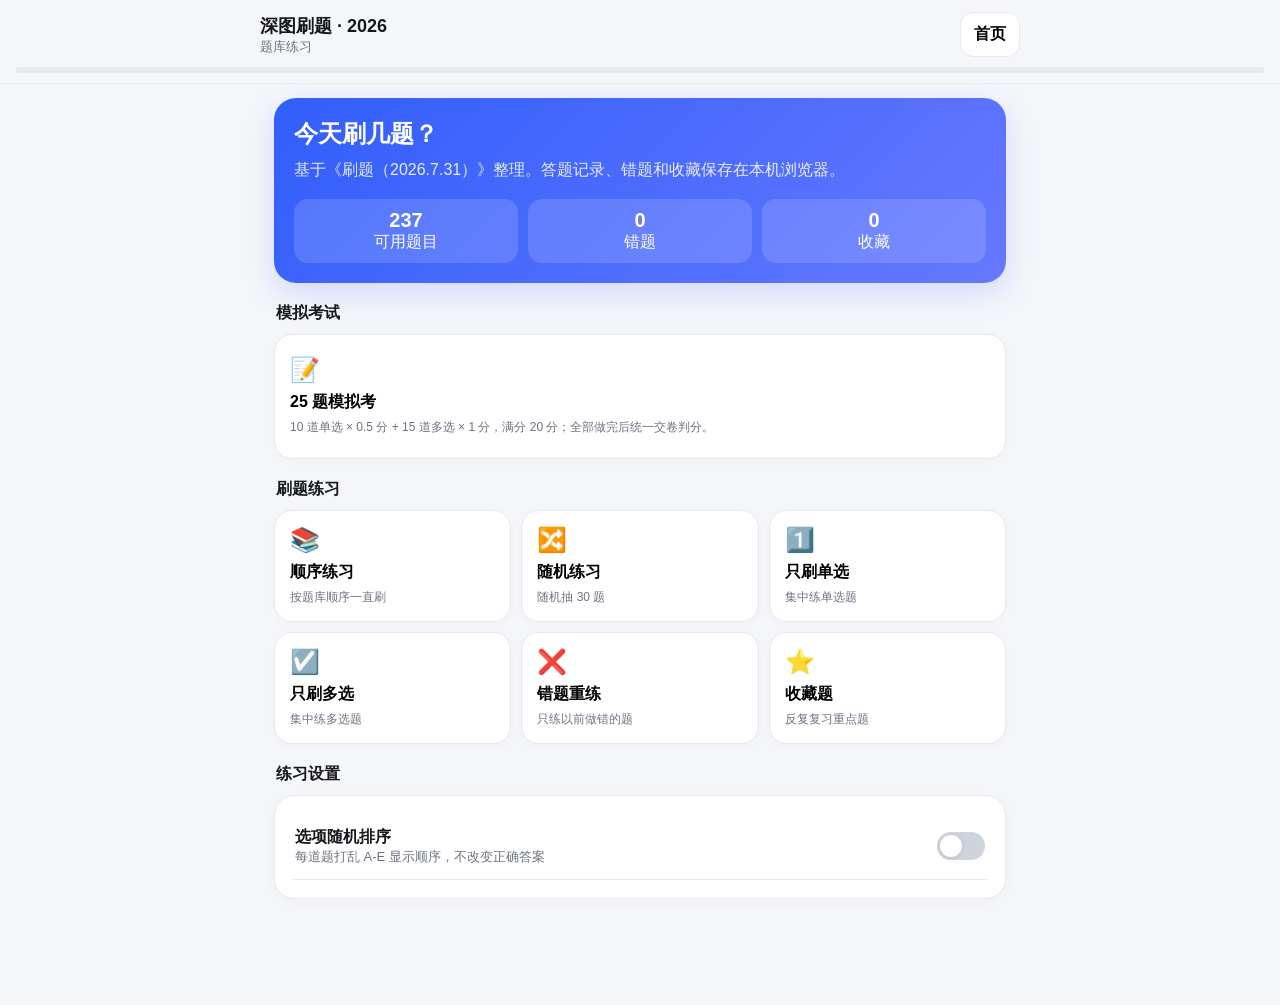
<file: index.html>
<!doctype html><html lang="zh-CN"><head><meta charset="utf-8"><meta name="viewport" content="width=device-width,initial-scale=1"><title>深图刷题 · 2026</title><style>html,body{margin:0;height:100%;font-family:-apple-system,BlinkMacSystemFont,"PingFang SC","Microsoft YaHei",sans-serif;background:#f5f6fa}.loading{height:100%;display:grid;place-items:center;color:#666;font-size:16px}</style></head><body><div class="loading">正在加载题库…</div><script>(async()=>{const src=await fetch('./%E6%B7%B1%E5%9B%BE%E5%88%B7%E9%A2%98_2026_iPhone%E7%89%88.html').then(r=>r.text());const patch=`<script>
state.instant=false;localStorage.setItem('instant','false');
(function(){const rows=[...document.querySelectorAll('.settingrow')];rows.forEach(r=>{if(r.textContent.includes('答完立即判题'))r.style.display='none'});})();
const bottom=document.getElementById('bottom');if(bottom){bottom.innerHTML='<div class="bottomin" id="practiceBottom"><button class="smallbtn" onclick="prevQ()">← 上一题</button><button class="smallbtn" onclick="openSheet()">题号</button><button class="smallbtn grow" id="bottomCheck" onclick="checkPractice()">提交答案</button><button class="smallbtn" onclick="nextQ()">下一题 →</button></div><div class="bottomin hidden" id="examBottom"><button class="smallbtn" onclick="prevQ()">← 上一题</button><button class="smallbtn" onclick="openSheet()">题号</button><button class="smallbtn" onclick="nextQ()">下一题 →</button><button class="smallbtn grow" onclick="submitExam()">交卷</button></div>';}
choose=function(key){if(state.reviewOnly)return;let q=current();if(!state.exam&&state.checked[q.id])return;let arr=[...(state.selected[q.id]||[])];if(q.type==='single')arr=[key];else arr=arr.includes(key)?arr.filter(x=>x!==key):[...arr,key];state.selected[q.id]=arr;renderQ();};
checkPractice=function(){let q=current();if(state.checked[q.id])return;if(!(state.selected[q.id]||[]).length){alert('请先选择答案');return}state.checked[q.id]=true;judgePractice(q);renderQ();};
nextQ=function(){if(state.idx<state.list.length-1){state.idx++;renderQ()}else if(!state.exam)alert('已经到最后一题啦');};
const _showQuiz=showQuiz;showQuiz=function(){_showQuiz();document.getElementById('bottom').classList.remove('hidden');document.getElementById('practiceBottom').classList.toggle('hidden',state.exam);document.getElementById('examBottom').classList.toggle('hidden',!state.exam);};
const _renderQ=renderQ;renderQ=function(){_renderQ();let q=current(),checked=!!state.checked[q.id];let c=document.getElementById('checkBtn');if(c){c.style.display='block';c.textContent=checked?'已提交':'提交答案';c.disabled=checked}let bc=document.getElementById('bottomCheck');if(bc){bc.style.display='block';bc.textContent=checked?'已提交':'提交答案';bc.disabled=checked}if(document.getElementById('bottom'))document.getElementById('bottom').classList.remove('hidden');};
goHome();
<\/script>`;document.open();document.write(src.replace('</body>',patch+'</body>'));document.close();})().catch(e=>{document.body.innerHTML='<div class="loading">题库加载失败，请刷新页面重试。</div>';console.error(e)});</script></body></html>
</file>
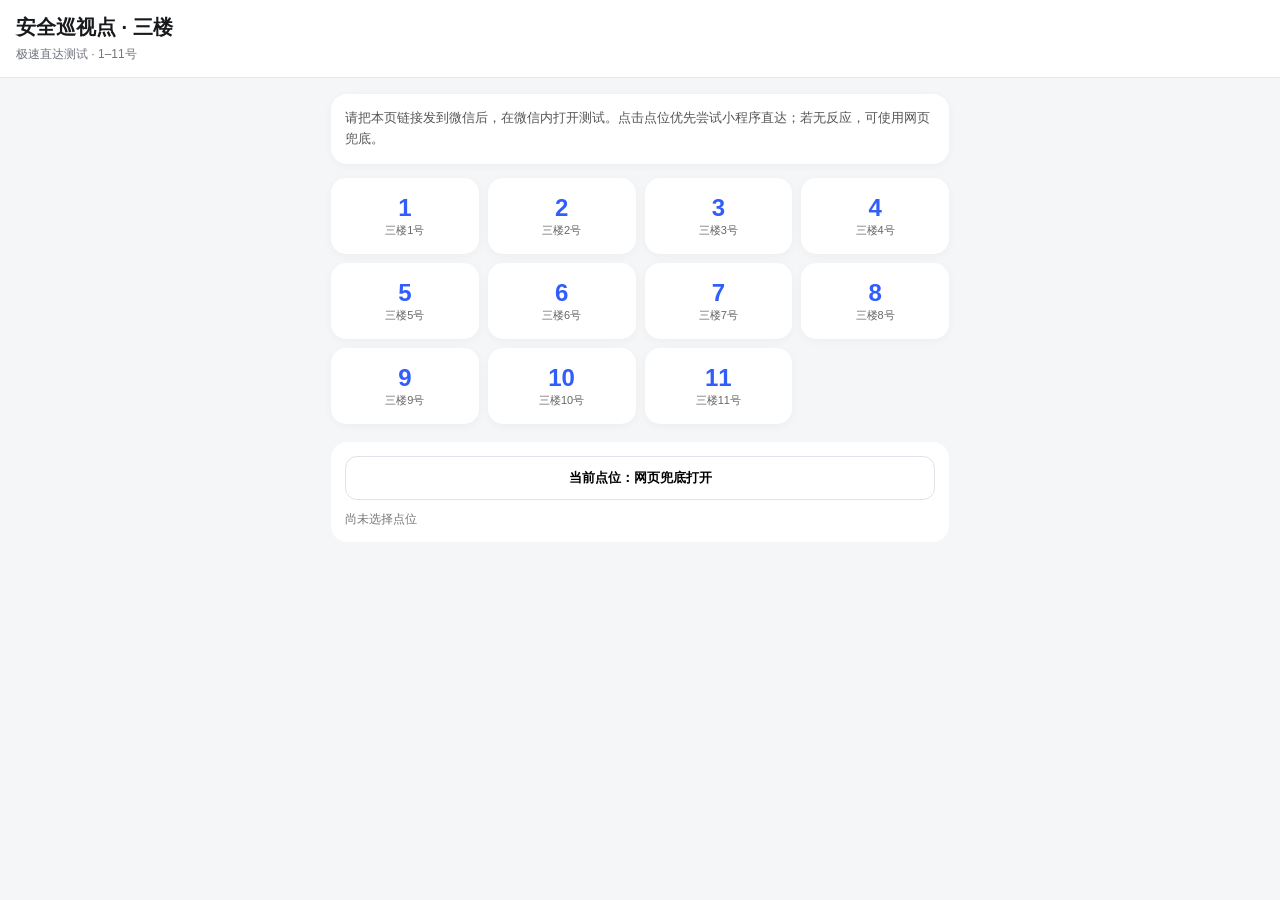
<file: safety-patrol/index.html>
<!doctype html><html lang="zh-CN"><head><meta charset="utf-8"><meta name="viewport" content="width=device-width,initial-scale=1,viewport-fit=cover"><meta name="apple-mobile-web-app-capable" content="yes"><title>安全巡视点 · 三楼极速测试</title><style>*{box-sizing:border-box;-webkit-tap-highlight-color:transparent}body{margin:0;font-family:-apple-system,BlinkMacSystemFont,"PingFang SC",sans-serif;background:#f4f6f8;color:#17191d;padding-bottom:30px}header{position:sticky;top:0;background:rgba(255,255,255,.94);backdrop-filter:blur(12px);padding:calc(14px + env(safe-area-inset-top)) 16px 14px;border-bottom:1px solid #e6e8ec;z-index:2}h1{font-size:20px;margin:0}header p{font-size:12px;color:#70757f;margin:5px 0 0}main{max-width:650px;margin:auto;padding:16px}.tip{background:white;border-radius:16px;padding:14px;margin-bottom:14px;font-size:13px;line-height:1.6;color:#555;box-shadow:0 2px 10px #0000000a}.grid{display:grid;grid-template-columns:repeat(4,1fr);gap:9px}.point{border:0;background:white;border-radius:15px;padding:14px 5px;min-height:76px;box-shadow:0 2px 10px #0000000a;color:#1b1d22}.point:active{transform:scale(.96);background:#edf2ff}.point b{display:block;font-size:24px;color:#315efb}.point span{font-size:11px;color:#666}.alt{margin-top:18px;background:white;border-radius:16px;padding:14px}.alt button{width:100%;padding:12px;border:1px solid #dfe3ea;background:#fff;border-radius:12px;font-weight:700}#status{font-size:12px;color:#777;margin-top:10px;line-height:1.5}@media(max-width:390px){.grid{grid-template-columns:repeat(4,1fr);gap:7px}.point{padding:12px 3px}}</style></head><body><header><h1>安全巡视点 · 三楼</h1><p>极速直达测试 · 1–11号</p></header><main><div class="tip">请把本页链接发到微信后，在微信内打开测试。点击点位优先尝试小程序直达；若无反应，可使用网页兜底。</div><div class="grid"><button class="point" onclick="openPoint(1)"><b>1</b><span>三楼1号</span></button><button class="point" onclick="openPoint(2)"><b>2</b><span>三楼2号</span></button><button class="point" onclick="openPoint(3)"><b>3</b><span>三楼3号</span></button><button class="point" onclick="openPoint(4)"><b>4</b><span>三楼4号</span></button><button class="point" onclick="openPoint(5)"><b>5</b><span>三楼5号</span></button><button class="point" onclick="openPoint(6)"><b>6</b><span>三楼6号</span></button><button class="point" onclick="openPoint(7)"><b>7</b><span>三楼7号</span></button><button class="point" onclick="openPoint(8)"><b>8</b><span>三楼8号</span></button><button class="point" onclick="openPoint(9)"><b>9</b><span>三楼9号</span></button><button class="point" onclick="openPoint(10)"><b>10</b><span>三楼10号</span></button><button class="point" onclick="openPoint(11)"><b>11</b><span>三楼11号</span></button></div><div class="alt"><button onclick="fallback()">当前点位：网页兜底打开</button><div id="status">尚未选择点位</div></div></main><script>const P=[{mini:'#小程序://草料二维码/vMY3BglKeGE8CPv',web:'https://qr61.cn/o2BH4Z/qpBgMGk'},{mini:'#小程序://草料二维码/3fBLvCSf1FCNWbn',web:'https://qr61.cn/o2BH4Z/qpxsujg'},{mini:'#小程序://草料二维码/8UXYVjoiEqJl6VD',web:'https://qr61.cn/o2BH4Z/qgEr2LQ'},{mini:'#小程序://草料二维码/Eux6oBbodOQOoqD',web:'https://qr61.cn/o2BH4Z/qU0N600'},{mini:'#小程序://草料二维码/XG4NtuXnTNeIxQy',web:'https://qr61.cn/o2BH4Z/qvjWaOd'},{mini:'#小程序://草料二维码/lfg7xlfifdY9cdo',web:'https://qr61.cn/o2BH4Z/qoAF5pV'},{mini:'#小程序://草料二维码/f30pUkSJcfFrUwz',web:'https://qr61.cn/o2BH4Z/qdHnAYm'},{mini:'#小程序://草料二维码/YRNoYoc0pqbLOkD',web:'https://qr61.cn/o2BH4Z/qbGeiaF'},{mini:'#小程序://草料二维码/4dNNcmQAMxMKyNr',web:'https://qr61.cn/o2BH4Z/qHjDWgr'},{mini:'#小程序://草料二维码/xFA5slx4rmpRBCn',web:'https://qr61.cn/o2BH4Z/q3HUXF7'},{mini:'#小程序://草料二维码/LyZLYQqZyoTFoEi',web:'https://qr61.cn/o2BH4Z/qEyfPzZ'}];let last=-1;function openPoint(i){last=i-1;const p=P[last];document.getElementById('status').textContent='已选择三楼'+i+'号；正在尝试小程序直达…';location.href=p.mini}function fallback(){if(last<0){alert('请先点一个巡视点');return}location.href=P[last].web}</script></body></html>
</file>
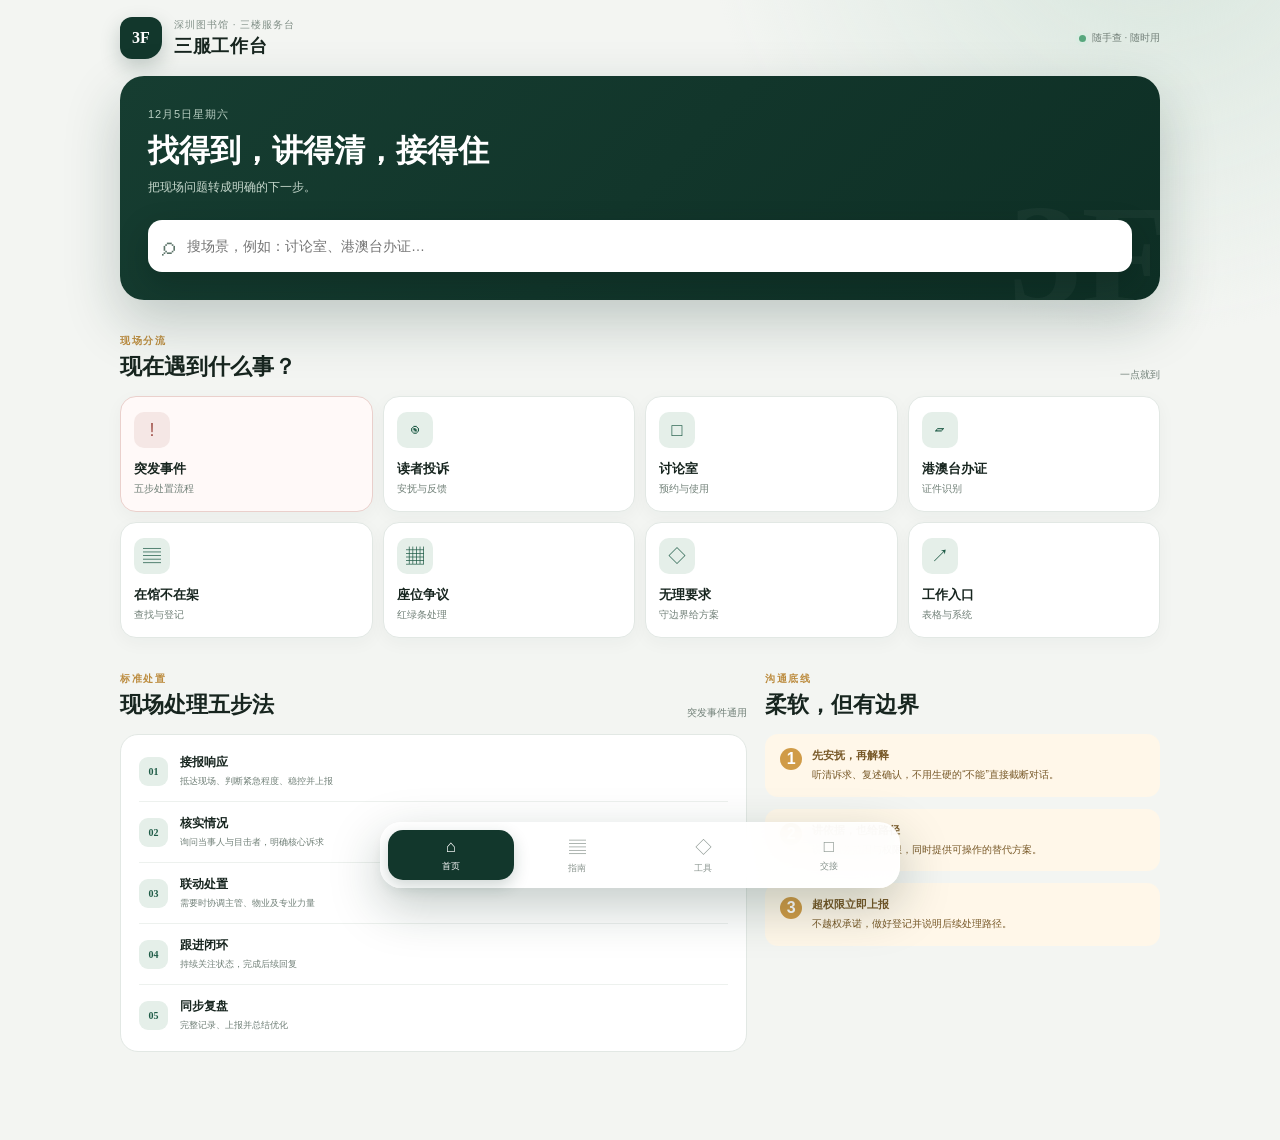
<file: sanfu-guide/index.html>
<!doctype html>
<html lang="zh-CN">
<head>
  <meta charset="UTF-8" />
  <meta name="viewport" content="width=device-width,initial-scale=1,viewport-fit=cover" />
  <meta name="theme-color" content="#12372c" />
  <title>三服工作台</title>
  <style>
    :root{--bg:#f3f5f2;--paper:#fff;--ink:#17251f;--muted:#718078;--line:#e2e8e4;--green:#12372c;--green2:#1e5b46;--mint:#e5efe9;--gold:#bc8c3f;--rose:#a2544d;--shadow:0 16px 45px rgba(25,55,43,.09)}
    *{box-sizing:border-box;-webkit-tap-highlight-color:transparent}html{background:var(--bg);scroll-behavior:smooth}body{margin:0;color:var(--ink);background:radial-gradient(circle at 90% -10%,#d6e5dc 0,transparent 28rem),var(--bg);font-family:-apple-system,BlinkMacSystemFont,"SF Pro Text","PingFang SC","Microsoft YaHei",sans-serif}button,input,textarea{font:inherit}button,a{cursor:pointer}.app{min-height:100vh;padding-bottom:calc(88px + env(safe-area-inset-bottom))}.shell{width:min(1040px,calc(100% - 32px));margin:auto}
    .topbar{height:76px;display:flex;align-items:center;gap:12px}.mark{width:42px;height:42px;display:grid;place-items:center;border-radius:12px 12px 17px 12px;background:var(--green);color:#fff;font:700 16px Georgia;box-shadow:0 8px 20px #12372c38}.brand small{display:block;color:#829088;font-size:10px;letter-spacing:.1em}.brand b{display:block;margin-top:2px;font-size:18px;letter-spacing:.04em}.live{margin-left:auto;display:flex;align-items:center;gap:6px;color:#738079;font-size:10px}.live i{width:7px;height:7px;border-radius:50%;background:#57a77d;box-shadow:0 0 0 4px #dcece3}
    .hero{position:relative;overflow:hidden;padding:28px;border-radius:24px;background:linear-gradient(135deg,#163d31,#0e2f25);color:#fff;box-shadow:0 22px 55px rgba(16,54,42,.23)}.hero:after{content:"3F";position:absolute;right:-10px;bottom:-38px;color:#ffffff0a;font:700 145px Georgia}.date{color:#b9cfc3;font-size:11px;letter-spacing:.08em}.hero h1{position:relative;z-index:1;margin:8px 0 7px;font:600 31px Georgia,"Songti SC",serif}.hero p{position:relative;z-index:1;margin:0;color:#c9dacf;font-size:12px}.searchbox{position:relative;z-index:2;height:52px;margin-top:24px;padding:0 14px;display:flex;align-items:center;gap:10px;border-radius:14px;background:#fff;color:var(--ink);box-shadow:0 12px 30px #071c1552}.searchbox i{font:26px Georgia;color:#5d756a}.searchbox input{flex:1;min-width:0;border:0;outline:0;color:var(--ink);font-size:14px}.searchbox button{display:none;width:27px;height:27px;border:0;border-radius:50%;background:#edf2ef;color:#728078}
    .section{margin-top:34px}.heading{display:flex;justify-content:space-between;align-items:flex-end;margin-bottom:14px}.heading small{display:block;color:var(--gold);font-size:10px;font-weight:700;letter-spacing:.15em}.heading h2{margin:4px 0 0;font:600 22px Georgia,"Songti SC",serif}.heading>span{color:var(--muted);font-size:10px}.actions{display:grid;grid-template-columns:repeat(4,1fr);gap:10px}.action{min-height:102px;padding:15px 13px;text-align:left;color:inherit;border:1px solid var(--line);border-radius:16px;background:var(--paper);box-shadow:0 5px 18px #19372b0a}.action i{width:36px;height:36px;display:grid;place-items:center;border-radius:10px;background:var(--mint);color:var(--green2);font-size:18px;font-style:normal}.action b{display:block;margin-top:12px;font-size:13px}.action small{display:block;margin-top:4px;color:var(--muted);font-size:10px}
    .shiftcard{padding:20px;border:1px solid var(--line);border-radius:18px;background:var(--paper);box-shadow:0 5px 18px #19372b0a}.shift-head{display:flex;align-items:center;justify-content:space-between;margin-bottom:13px}.shift-head b{font-size:14px}.segment{padding:3px;display:flex;border-radius:10px;background:#eff3f0}.segment button{padding:6px 10px;border:0;border-radius:8px;background:transparent;color:#7a8780;font-size:10px}.segment button.on{background:#fff;color:var(--green);font-weight:700;box-shadow:0 2px 8px #19372b12}.checklist{display:grid;gap:1px}.check{padding:12px 0;display:flex;gap:11px;text-align:left;color:inherit;border:0;border-top:1px solid #edf0ee;background:transparent}.check:first-child{border-top:0}.check>i{width:22px;height:22px;flex:none;display:grid;place-items:center;border:1.5px solid #b6c4bc;border-radius:50%;color:#fff;font-style:normal;font-size:11px}.check span{min-width:0}.check b,.check small{display:block}.check b{font-size:12px}.check small{margin-top:4px;color:var(--muted);font-size:10px;line-height:1.45}.check.done{opacity:.55}.check.done>i{border-color:var(--green2);background:var(--green2)}.check.done b{text-decoration:line-through}
    .notice{margin-top:12px;padding:14px 15px;display:flex;gap:10px;border-radius:13px;background:#fff7e9;color:#775827}.notice>i{width:22px;height:22px;flex:none;display:grid;place-items:center;border-radius:50%;background:#d09b47;color:#fff;font-style:normal;font-weight:700}.notice b{display:block;font-size:11px}.notice p{margin:4px 0 0;font-size:10px;line-height:1.55}
    .view{display:none}.view.active{display:block}.pagehead{padding:14px 0 6px}.pagehead span{color:var(--gold);font-size:10px;font-weight:700;letter-spacing:.13em}.pagehead h1{margin:5px 0 6px;font:600 28px Georgia,"Songti SC",serif}.pagehead p{margin:0;color:var(--muted);font-size:11px;line-height:1.6}.standalone-search{height:50px;margin-top:18px;padding:0 14px;display:flex;align-items:center;gap:10px;border:1px solid var(--line);border-radius:14px;background:#fff}.standalone-search input{flex:1;min-width:0;border:0;outline:0;font-size:13px}.chips{display:flex;gap:7px;margin:15px -16px 2px;padding:0 16px 5px;overflow:auto;scrollbar-width:none}.chips button{flex:none;padding:7px 12px;border:1px solid var(--line);border-radius:18px;background:#fff;color:#6d7a73;font-size:10px}.chips button.on{border-color:var(--green);background:var(--green);color:#fff}.guidegrid{display:grid;grid-template-columns:repeat(2,1fr);gap:10px;margin-top:14px}.guidecard{min-height:168px;padding:18px;text-align:left;color:inherit;border:1px solid var(--line);border-radius:16px;background:#fff;box-shadow:0 5px 16px #19372b08}.guidecard .tag{display:inline-block;padding:5px 8px;border-radius:6px;background:var(--mint);color:var(--green2);font-size:9px;font-weight:700}.guidecard h3{margin:15px 0 7px;font-size:14px;line-height:1.45}.guidecard p{margin:0;color:var(--muted);font-size:10px;line-height:1.6}.guidecard footer{margin-top:14px;color:#94a098;font-size:9px}
    .groups{display:grid;gap:20px;margin-top:22px}.group h2{margin:0 0 10px;font-size:12px}.tools{display:grid;grid-template-columns:repeat(2,1fr);gap:9px}.tool{min-height:116px;padding:16px;display:flex;flex-direction:column;color:inherit;text-decoration:none;border:1px solid var(--line);border-radius:15px;background:#fff}.tool i{width:34px;height:34px;display:grid;place-items:center;border-radius:9px;background:var(--mint);color:var(--green2);font-style:normal}.tool b{margin-top:11px;font-size:12px}.tool small{margin-top:4px;color:var(--muted);font-size:9px;line-height:1.5}.tool em{margin-top:auto;padding-top:10px;color:var(--green2);font-size:9px;font-style:normal}.mapsoon{padding:20px;border:1px dashed #bfcfc6;border-radius:16px;background:#eef4f0}.mapsoon span{color:var(--gold);font-size:9px;font-weight:700}.mapsoon h3{margin:5px 0;font-size:14px}.mapsoon p{margin:0;color:var(--muted);font-size:10px;line-height:1.6}
    .compose{margin-top:20px;padding:15px;border:1px solid var(--line);border-radius:16px;background:#fff}.compose textarea{width:100%;min-height:94px;resize:vertical;border:0;outline:0;color:var(--ink);font-size:12px;line-height:1.6}.compose footer{display:flex;justify-content:space-between;align-items:center;margin-top:9px}.compose small{color:#929d97;font-size:9px}.primary{padding:9px 14px;border:0;border-radius:9px;background:var(--green);color:#fff;font-size:11px;font-weight:700}.notes{display:grid;gap:9px;margin-top:13px}.note{padding:15px;border:1px solid var(--line);border-radius:14px;background:#fff}.note time{color:#939e98;font-size:9px}.note p{margin:8px 0 11px;font-size:11px;line-height:1.6}.note button{padding:6px 10px;border:0;border-radius:7px;background:var(--mint);color:var(--green2);font-size:9px}.empty{padding:50px 20px;text-align:center;color:var(--muted);font-size:11px}
    .bottom{position:fixed;z-index:20;left:50%;bottom:12px;transform:translateX(-50%);width:min(520px,calc(100% - 24px));height:66px;padding:7px;display:grid;grid-template-columns:repeat(4,1fr);border:1px solid #ffffff99;border-radius:21px;background:#ffffffed;box-shadow:0 18px 50px #102f2440;backdrop-filter:blur(18px)}.bottom button{border:0;border-radius:15px;background:transparent;color:#89948e;font-size:9px}.bottom i{display:block;margin-bottom:3px;font-size:17px;font-style:normal}.bottom button.on{background:var(--green);color:#fff;box-shadow:0 6px 16px #12372c34}
    .backdrop{position:fixed;inset:0;z-index:30;padding:22px;display:none;align-items:center;justify-content:center;background:#0d2d237e;backdrop-filter:blur(4px)}.backdrop.open{display:flex}.sheet{width:min(620px,100%);max-height:88vh;overflow:auto;padding:25px;border-radius:22px;background:#fff;box-shadow:var(--shadow)}.sheethead{display:flex;justify-content:space-between;align-items:center}.sheethead span{padding:5px 8px;border-radius:6px;background:var(--mint);color:var(--green2);font-size:9px;font-weight:700}.sheethead button{width:31px;height:31px;border:0;border-radius:50%;background:#eef2ef;color:#64746c;font-size:18px}.sheet h2{margin:19px 0 7px;font:600 23px Georgia,"Songti SC",serif}.summary{margin:0;color:var(--muted);font-size:11px;line-height:1.6}.steps{margin-top:22px;padding-top:17px;border-top:1px solid var(--line)}.steps>strong{font-size:11px}.step{display:flex;gap:10px;margin-top:12px}.step b{width:22px;height:22px;flex:none;display:grid;place-items:center;border-radius:50%;background:var(--green);color:#fff;font-size:9px}.step p{margin:1px 0 0;font-size:11px;line-height:1.6}.script{position:relative;margin-top:18px;padding:15px;border-left:3px solid var(--green2);border-radius:5px 11px 11px 5px;background:#edf5f0}.script strong{color:var(--green2);font-size:9px}.script p{margin:7px 0 0;font:12px/1.7 Georgia,"Songti SC",serif}.script button{position:absolute;right:10px;top:10px;padding:5px 7px;border:0;border-radius:5px;background:#d9eade;color:var(--green2);font-size:8px}.warn{margin-top:12px;padding:13px;border-radius:10px;background:#fff7e9;color:#765722;font-size:10px;line-height:1.6}
    .action.urgent{border-color:#ead0cc;background:#fff9f8}.action.urgent i{background:#f5e7e5;color:var(--rose)}.protocol{padding:6px 18px;border:1px solid var(--line);border-radius:18px;background:#fff}.protocol>div{padding:13px 0;display:flex;align-items:center;gap:12px;border-top:1px solid #edf1ee}.protocol>div:first-child{border-top:0}.protocol b{width:29px;height:29px;flex:none;display:grid;place-items:center;border-radius:9px;background:var(--mint);color:var(--green2);font:700 10px Georgia}.protocol span,.protocol strong,.protocol small{display:block}.protocol strong{font-size:12px}.protocol small{margin-top:4px;color:var(--muted);font-size:9px;line-height:1.45}
    @media(max-width:640px){.shell{width:calc(100% - 28px)}.topbar{height:68px}.hero{padding:23px 20px;border-radius:20px}.hero h1{font-size:25px}.actions{grid-template-columns:repeat(2,1fr)}.action{min-height:92px}.section{margin-top:28px}.guidegrid{grid-template-columns:1fr}.guidecard{min-height:145px}.sheet{padding:20px}.backdrop{padding:0;align-items:flex-end}.sheet{max-height:91vh;border-radius:22px 22px 0 0}.bottom{bottom:8px}.tools{grid-template-columns:1fr}.tool{min-height:104px}.progresscopy{display:none}}
    @media(min-width:641px){.homecols{display:grid;grid-template-columns:1.35fr .85fr;gap:18px}.guidegrid{grid-template-columns:repeat(3,1fr)}.tools{grid-template-columns:repeat(3,1fr)}}
  </style>
</head>
<body>
<div class="app">
  <header class="topbar shell"><div class="mark">3F</div><div class="brand"><small>深圳图书馆 · 三楼服务台</small><b>三服工作台</b></div><span class="live"><i></i>随手查 · 随时用</span></header>

  <section class="view active" id="homeView">
    <div class="shell">
      <div class="hero"><span class="date" id="dateText"></span><h1>找得到，讲得清，接得住</h1><p>把现场问题转成明确的下一步。</p><div class="searchbox"><i>⌕</i><input id="homeSearch" placeholder="搜场景，例如：讨论室、港澳台办证…"><button id="clearHome">×</button></div></div>
      <section class="section"><div class="heading"><div><small>现场分流</small><h2>现在遇到什么事？</h2></div><span>一点就到</span></div><div class="actions"><button class="action urgent" data-guide="emergency"><i>!</i><b>突发事件</b><small>五步处置流程</small></button><button class="action" data-guide="emotion"><i>◉</i><b>读者投诉</b><small>安抚与反馈</small></button><button class="action" data-guide="discussion"><i>□</i><b>讨论室</b><small>预约与使用</small></button><button class="action" data-guide="hmt"><i>▱</i><b>港澳台办证</b><small>证件识别</small></button><button class="action" data-guide="shelf"><i>▤</i><b>在馆不在架</b><small>查找与登记</small></button><button class="action" data-guide="seat"><i>▦</i><b>座位争议</b><small>红绿条处理</small></button><button class="action" data-guide="unreasonable"><i>◇</i><b>无理要求</b><small>守边界给方案</small></button><button class="action" data-tab="tools"><i>↗</i><b>工作入口</b><small>表格与系统</small></button></div></section>
      <section class="section homecols"><div><div class="heading"><div><small>标准处置</small><h2>现场处理五步法</h2></div><span>突发事件通用</span></div><div class="protocol"><div><b>01</b><span><strong>接报响应</strong><small>抵达现场、判断紧急程度、稳控并上报</small></span></div><div><b>02</b><span><strong>核实情况</strong><small>询问当事人与目击者，明确核心诉求</small></span></div><div><b>03</b><span><strong>联动处置</strong><small>需要时协调主管、物业及专业力量</small></span></div><div><b>04</b><span><strong>跟进闭环</strong><small>持续关注状态，完成后续回复</small></span></div><div><b>05</b><span><strong>同步复盘</strong><small>完整记录、上报并总结优化</small></span></div></div></div><div><div class="heading"><div><small>沟通底线</small><h2>柔软，但有边界</h2></div></div><div class="notice"><i>1</i><div><b>先安抚，再解释</b><p>听清诉求、复述确认，不用生硬的“不能”直接截断对话。</p></div></div><div class="notice"><i>2</i><div><b>讲依据，也给路径</b><p>说明服务范围与权限，同时提供可操作的替代方案。</p></div></div><div class="notice"><i>3</i><div><b>超权限立即上报</b><p>不越权承诺，做好登记并说明后续处理路径。</p></div></div></div></section>
    </div>
  </section>

  <section class="view" id="guidesView"><div class="shell"><div class="pagehead"><span>SCENARIO GUIDE</span><h1>问题处理指南</h1><p>按工作场景整理处理步骤、参考话术和容易踩坑的地方。</p></div><div class="standalone-search"><span>⌕</span><input id="guideSearch" placeholder="搜索问题、流程或关键词"></div><div class="chips" id="chips"></div><div class="guidegrid" id="guideGrid"></div></div></section>

  <section class="view" id="toolsView"><div class="shell"><div class="pagehead"><span>TOOLS & LINKS</span><h1>工具与资料</h1><p>把旧版三服指南里的表格、系统、地图和常用网站集中在这里。</p></div><div class="groups">
    <div class="group"><h2>总入口</h2><div class="tools"><a class="tool" target="_blank" rel="noreferrer" href="https://www.kdocs.cn/l/cb36stkWQ0Bi"><i>▦</i><b>旧版三服指南</b><small>完整文档链接、注意事项、平面图与联系方式</small><em>打开金山文档 ↗</em></a></div></div>
    <div class="group"><h2>巡查与空间</h2><div class="tools"><a class="tool" target="_blank" rel="noreferrer" href="https://ulas1.szlib.org.cn/seatman4mobile/PatrolMan"><i>◎</i><b>座位巡视系统</b><small>登录后查看座位信息和巡查状态</small><em>进入系统 ↗</em></a><a class="tool" target="_blank" rel="noreferrer" href="https://www.szlib.org.cn/libraryLayout/third-floor.html?layoutId=64"><i>⌂</i><b>三楼空间信息</b><small>讨论室、阅览区域与空间查询</small><em>打开官网 ↗</em></a><a class="tool" target="_blank" rel="noreferrer" href="https://www.kdocs.cn/l/cb36stkWQ0Bi"><i>▥</i><b>二三楼平面图</b><small>在旧版指南相应标签页查看</small><em>查看平面图 ↗</em></a></div></div>
    <div class="group"><h2>馆外查询</h2><div class="tools"><a class="tool" target="_blank" rel="noreferrer" href="https://www.szlib.org.cn/page/unify_library.html"><i>◇</i><b>图书馆之城成员馆</b><small>查询成员馆地址与联系电话</small><em>查询成员馆 ↗</em></a></div></div>
    <div class="mapsoon"><span>持续迁移中</span><h3>旧表格暂时仍从总入口进入</h3><p>包括每日咨询数据、服务台统计、讨论室登记、在馆不在架登记、问题书交接、排班和周任务等。确认各个链接后会逐项拆出来。</p></div>
  </div></div></section>

  <section class="view" id="handoverView"><div class="shell"><div class="pagehead"><span>HANDOVER</span><h1>交接备忘</h1><p>适合记录需要下一班留意的事项。数据仅保存在当前浏览器。</p></div><div class="compose"><textarea id="noteInput" placeholder="例如：14:30 有读者登记找书，如找到请按登记表回访……"></textarea><footer><small>避免记录敏感个人信息</small><button class="primary" id="addNote">添加记录</button></footer></div><div class="notes" id="notes"></div></div></section>
</div>

<nav class="bottom"><button class="on" data-tab="home"><i>⌂</i>首页</button><button data-tab="guides"><i>▤</i>指南</button><button data-tab="tools"><i>◇</i>工具</button><button data-tab="handover"><i>□</i>交接</button></nav>
<div class="backdrop" id="backdrop"><article class="sheet"><div class="sheethead"><span id="modalTag"></span><button id="closeModal">×</button></div><h2 id="modalTitle"></h2><p class="summary" id="modalSummary"></p><div class="steps"><strong>处理步骤</strong><div id="modalSteps"></div></div><div class="script" id="scriptBox"><strong>可直接参考的话术</strong><p id="modalScript"></p><button id="copyScript">复制</button></div><div class="warn" id="modalWarn"></div></article></div>

<script>
const guides=[
 {id:'emergency',cat:'突发事件',tag:'! 突发事件',title:'突发事件标准五步处理流程',summary:'先稳控现场和人身安全，再核实、联动、跟进并复盘。',keys:'突发事件 冲突 身体不适 轻生 物业 报警 120',steps:['接报响应：第一时间到场，判断类型与紧急程度；冲突双方应带离阅览区分别沟通，并同步上报主管。','核实情况：询问当事人和目击者，必要时核查监控及相关系统记录，明确核心诉求。','多方联动：复杂或高危情况立即协调物业、民警、社康等专业力量，工作人员做好衔接。','跟进闭环：持续关注当事人状态，处理后完成必要回复和后续事项。','信息同步：完整记录时间、经过、措施与结果，上报主管并复盘优化。'],script:'您好，我们已经了解情况，现在先确保现场安全并核实具体经过。相关负责人也会同步跟进，请您先到相对安静的位置，我们会按流程处理。',warn:'人身安全优先。出现肢体冲突、扬言轻生、突发重病等高危情况时，不单独处置，应立即上报并联系专业力量。'},
 {id:'discussion',cat:'空间服务',tag:'□ 空间服务',title:'读者讨论室预约与使用',summary:'核对时间、证件、人数和违约情况后办理预约。',keys:'讨论室 预约 玻璃房 电话 82841215 迟到',steps:['确认开放时段：9:00—11:00、11:30—13:30、14:00—16:00、16:30—18:30、19:00—21:00；周一不开放，法定节假日开放至18:00。','申请人凭本人“图书馆之城”有效读者证，现场到三楼服务台或致电82841215预约；仅开放一周内时段，每证每天最多两个。','确认团队人数为3—10人，所有使用者须年满12周岁。','提醒无法使用须在当天9点前取消；迟到30分钟或人数不足视为放弃并记违约1次。','累计违约3次或存在违规行为，暂停预约人三个月预约权限。'],script:'讨论室需要3人以上使用，申请人凭本人有效读者证预约。可以预约一周内的时段，每证每天最多两个，请您先确认日期、时段和人数。',warn:'讨论室只用于团队学习交流和学术研讨，不得开展商业、有偿、涉密或违法活动。'},
 {id:'hmt',cat:'借阅办证',tag:'▱ 借阅办证',title:'港澳台居民办理读者证',summary:'优先使用港澳台居民居住证；回乡证和台胞证也可正常受理。',keys:'香港 澳门 台湾 回乡证 台胞证 居住证 身份证',steps:['询问读者持有的证件：可受理回乡证、台胞证或港澳台居民居住证。','如同时持有居住证与回乡证/台胞证，优先使用18位号码的居住证，系统兼容性更好。','回乡证号码通常以H或M开头后接10位数字；台胞证号码为8位纯数字。','香港、澳门居民身份证只可辅助核验，不能单独作为主登记证件；台湾地区身份证不受理。','在系统中准确选择对应证件类型并录入；未携带有效证件的，可指引通过“粤省事”办理粤读通读者证。'],script:'我们支持使用回乡证、台胞证或港澳台居民居住证办理。如果您有居住证，建议优先使用，18位号码与系统的兼容性更好。',warn:'证件类型必须按实际证件准确选择；对不受理的证件应说明可替代证件和办理路径。'},
 {id:'unreasonable',cat:'读者沟通',tag:'◇ 读者沟通',title:'面对超范围或不合理要求',summary:'先安抚、讲依据、明边界，再给替代方案。',keys:'无理要求 超范围 特殊对待 纠缠 边界 上报',steps:['先安抚：无论诉求是否合理，先回应读者的情绪和合理部分。','讲依据：清楚说明馆方服务范围、个人权限和相关规则，而不是只说“不能”。','给路径：提供力所能及的替代方案、查询信息或专业部门联系方式。','守边界：已提供合理协助后，对持续超范围要求礼貌但明确地结束。','超权限：做好信息登记并立即上报主管，按馆内规定说明后续回复安排。'],script:'我理解您现在希望尽快解决。这个事项超出了服务台的处理范围，我可以先为您提供相关信息和可行路径；需要进一步协调的部分，我会按流程上报。',warn:'不要使用讽刺、质问或“您不要为难我”等个人化表达，也不要承诺超出权限的结果。'},
 {id:'bookloss',cat:'读者沟通',tag:'▤ 读者沟通',title:'转借他人后丢书，要求馆方免赔',summary:'解释持证人保管责任，并提供转借或赔偿处理路径。',keys:'丢书 转借 赔偿 免赔 相同版本',steps:['先理解读者着急的心情，再说明图书借到其读者证后由持证人承担保管义务。','如仍可联系对方，指引办理图书转借手续。','图书确实丢失时，按馆内现行规则说明赔偿或自购相同版本正版图书归还的方案。','服务台无权直接免除赔偿；读者仍有异议时登记并上报。'],script:'非常理解您现在着急的心情。图书借到您的读者证上后，持证人需要承担保管责任。我们无法直接免除，但可以为您说明转借或遗失处理的具体路径。',warn:'赔偿金额与豁免条件以馆内最新规定和系统处理为准，不脱离正式规则口头承诺。'},
 {id:'rules',cat:'读者沟通',tag:'◉ 读者沟通',title:'拒不遵守馆规并要求特殊对待',summary:'先温和提醒；拒不配合时升级处理；质疑馆规则引导正式反馈。',keys:'外放 喧哗 占座 馆规 特殊对待 报警',steps:['指出具体影响，温和提醒保持安静、停止外放或按规定使用座位。','简要说明公共阅览规则是为保障其他读者的共同权益。','拒不配合且持续影响秩序时，联系值班主管和物业人员协调。','读者质疑馆规合理性时，引导通过“读者意见直通车”提出建议。'],script:'您好，图书馆是公共阅览场所，为了保障其他读者的阅读体验，需要保持安静并按规定使用座位，还请您配合。您对规则有建议，也可以通过意见直通车正式反馈。',warn:'只有在行为严重、持续升级或存在安全风险时，才按流程考虑报警等进一步措施。'},
 {id:'homeless',cat:'安全协作',tag:'△ 安全协作',title:'收到疑似流浪人员影响环境的反馈',summary:'回应读者关切，同时尊重当事人，以秩序和具体行为为处理依据。',keys:'疑似流浪人员 卫生 异味 躺卧 救助站 保洁',steps:['感谢读者反馈并确认其关切的是环境卫生或阅读秩序。','安排工作人员到现场核实，以温和、尊重的方式沟通并说明读者守则。','存在垃圾或异味时及时联系保洁，不把卫生问题简单转化为身份问题。','对方有基本需求时可提供适当帮助；需要外部支持时由物业联系街道或救助机构。','加强重点区域巡查；读者留下联系方式的，处理完成后可简要反馈结果。'],script:'感谢您告诉我们。您担心的环境整洁和阅读秩序也是我们关注的重点，我们会立即到相关区域核实，按读者守则进行沟通，并处理现场环境问题。',warn:'以具体行为和实际影响为处理依据，不贴标签、不侮辱、不简单驱赶。'},
 {id:'emotion',cat:'读者接待',tag:'◉ 读者接待',title:'读者情绪激动：使用“三件套”',summary:'不急着解释和争辩，先承接情绪，再提供正式反馈渠道。',keys:'投诉 建议表 意见直通车 便利贴 情绪',steps:['保持平稳语速，先让读者完整表达。','复述并确认读者最在意的问题。','提供纸质建议表或“意见直通车”二维码；便利贴可写总台电话 82841234。','记录时间、地点、事件经过和已采取措施，及时向主管汇报。'],script:'理解您的感受，这个情况我先帮您如实记录。您可以填写纸质建议表，也可以扫码通过意见直通车反馈，我们会按流程转交相关负责人。',warn:'不要说“这不是我的问题”“您不要为难我”，也不要替主管承诺具体处理结果。'},
 {id:'shelf',cat:'图书查找',tag:'▤ 图书查找',title:'系统显示在馆，但书不在架',summary:'先核对位置，再扩大范围查找，仍未找到则登记并说明后续。',keys:'在馆不在架 找书 回架 调阅 索书号',steps:['核对书名、索书号、馆藏地点和当前状态。','检查正确架位、相邻书架、同类号前后、书车、阅览桌和归还区。','仍未找到时说明可能正在被阅览、被放错位置或处于回架途中。','按馆内流程登记书目信息；有替代馆藏或调阅渠道时一并告知。'],script:'系统里的“在馆”表示目前没有办理借出，但图书也可能正在被其他读者阅览、被放到相邻位置，或还在回架途中。我再帮您扩大范围查找，暂时找不到的话可以按流程登记。',warn:''},
 {id:'seat',cat:'座位管理',tag:'▦ 座位管理',title:'座位超过30分钟：释放与移动物品',summary:'以巡查记录为依据，移动物品时不翻看、不打开、轻拿轻放。',keys:'红条 绿条 30分钟 座位 私人物品 隐私',steps:['核对该座位的巡查时间和贴条记录。','确认超过规定时间后，向等候读者说明座位释放规则。','依馆内制度将遗留物完整移至规定位置，不翻看、不打开。','原使用者返回时说明处理依据、时间记录和物品位置。'],script:'该座位经巡查记录已经离开超过30分钟，按馆内座位管理规则已释放。物品没有被翻动，只是完整移放到规定位置。',warn:'遇到私人财产或隐私权质疑时，只说明制度和实际操作，不进行法律争论；争议升级立即请主管协助。'},
 {id:'patrol',cat:'座位管理',tag:'⌁ 座位管理',title:'读者质疑为什么没有马上贴条',summary:'说明分时段巡查机制，以实际巡查记录为准。',keys:'巡座 贴条 八个时段 第一轮',steps:['先查看当轮巡查记录，避免凭印象回答。','说明座位按每日8个时间段巡查，并非持续逐座盯守。','第一轮座位较少时可按当日安排不巡，之后按轮次统一处理。','读者仍有异议时提供正式反馈渠道并记录。'],script:'座位是按照馆内安排分时段统一巡查的，我们会以实际巡查记录为准处理。如果您对制度有建议，也可以通过正式渠道反馈。',warn:''},
 {id:'nocard',cat:'借阅办证',tag:'▱ 借阅办证',title:'读者没带证件，手动办理借阅',summary:'核验身份、准确录入、复核结果，并指引实体卡补办。',keys:'没带证 身份证 实体卡 二楼 借阅',steps:['请读者提供可核验的个人身份信息。','按系统要求准确录入，与读者复核姓名和图书。','确认借阅结果和归还日期。','如需补办实体卡，指引前往二楼服务台。'],script:'可以先帮您核验身份并手动办理。之后如果需要补办实体读者证，可以前往二楼服务台办理。',warn:'账户异常、欠费或逾期时按系统提示处理，不自行绕过限制。'},
 {id:'reserve',cat:'借阅办证',tag:'◇ 借阅办证',title:'预借图书到馆领取',summary:'核对通知、身份和书目信息后，在三楼服务台办理。',keys:'预借 取书 保留 到馆通知',steps:['请读者出示预借到馆通知并核对身份。','核对预借书名、册数及保留期限。','按系统流程办理借阅。','提醒读者归还日期。'],script:'我先帮您核对预借通知和图书信息，确认无误后就可以在这里办理借阅。',warn:''},
 {id:'sanitary',cat:'读者接待',tag:'◌ 读者接待',title:'读者反映图书夹有头发、不卫生',summary:'先致歉并处理实物，再记录书目信息和卫生意见。',keys:'头发 卫生 投诉 清理 图书',steps:['理解读者感受并致歉。','接收图书进行清理，必要时协助更换或重新选书。','记录书目信息和具体问题。','反馈后续检查。'],script:'很抱歉给您带来不好的阅读体验，这本书我先帮您处理，也会把情况登记反馈，加强后续检查。',warn:''},
 {id:'safety',cat:'安全协作',tag:'△ 安全协作',title:'遇到需要重点关注的读者',summary:'客观记录具体行为，需要沟通时尽量两人协作。',keys:'异常读者 搭讪 辱骂 威胁 安保',steps:['记录可辨识外观、常出现区域、具体言行和时间，避免主观评价。','涉及辱骂、持续搭讪或过度靠近时，及时告知当班同事。','需要沟通时尽量两人同行，保持安全距离。','出现威胁、尾随或明显升级迹象，立即联系主管及安保。'],script:'您好，这里是公共阅览区域，请保持适当距离并遵守馆内秩序。如需办理业务，我们可以在服务台为您处理。',warn:'公开页面不记录具体读者身份和外貌；详细个案只使用馆内规定的安全交接渠道。'}
];
const cats=['全部',...new Set(guides.map(g=>g.cat))];
let currentCat='全部';
const $=s=>document.querySelector(s),$$=s=>[...document.querySelectorAll(s)];
const store={get:(k,d)=>{try{return JSON.parse(localStorage.getItem(k))??d}catch{return d}},set:(k,v)=>localStorage.setItem(k,JSON.stringify(v))};
let notes=store.get('sanfu-notes',[]);
function go(tab){$$('.view').forEach(v=>v.classList.remove('active'));$('#'+tab+'View').classList.add('active');$$('.bottom button').forEach(b=>b.classList.toggle('on',b.dataset.tab===tab));scrollTo({top:0,behavior:'smooth'})}
$$('[data-tab]').forEach(b=>b.addEventListener('click',()=>go(b.dataset.tab)));
function renderChips(){$('#chips').innerHTML=cats.map(c=>`<button class="${c===currentCat?'on':''}" data-cat="${c}">${c}</button>`).join('');$$('[data-cat]').forEach(b=>b.onclick=()=>{currentCat=b.dataset.cat;renderChips();renderGuides()})}
function renderGuides(){const q=$('#guideSearch').value.trim().toLowerCase();const list=guides.filter(g=>(currentCat==='全部'||g.cat===currentCat)&&(!q||(g.title+g.summary+g.keys+g.steps.join('')).toLowerCase().includes(q)));$('#guideGrid').innerHTML=list.map(g=>`<button class="guidecard" data-guide="${g.id}"><span class="tag">${g.tag}</span><h3>${g.title}</h3><p>${g.summary}</p><footer>${g.keys.split(' ').slice(0,3).map(k=>'#'+k).join('　')}</footer></button>`).join('')||'<div class="empty">没有找到相关内容，换个短一点的关键词试试。</div>';bindGuides()}
function bindGuides(){$$('[data-guide]').forEach(b=>b.onclick=()=>openGuide(b.dataset.guide))}
function openGuide(id){const g=guides.find(x=>x.id===id);if(!g)return;$('#modalTag').textContent=g.tag;$('#modalTitle').textContent=g.title;$('#modalSummary').textContent=g.summary;$('#modalSteps').innerHTML=g.steps.map((s,i)=>`<div class="step"><b>${i+1}</b><p>${s}</p></div>`).join('');$('#modalScript').textContent='“'+g.script+'”';$('#scriptBox').style.display=g.script?'block':'none';$('#modalWarn').textContent=g.warn;$('#modalWarn').style.display=g.warn?'block':'none';$('#backdrop').classList.add('open')}
$('#closeModal').onclick=()=>$('#backdrop').classList.remove('open');$('#backdrop').onclick=e=>{if(e.target===$('#backdrop'))$('#backdrop').classList.remove('open')};$('#copyScript').onclick=()=>{navigator.clipboard?.writeText($('#modalScript').textContent.replaceAll('“','').replaceAll('”',''));$('#copyScript').textContent='已复制';setTimeout(()=>$('#copyScript').textContent='复制',1200)};
$('#guideSearch').oninput=renderGuides;$('#homeSearch').oninput=e=>{$('#clearHome').style.display=e.target.value?'block':'none'};$('#homeSearch').onkeydown=e=>{if(e.key==='Enter'&&e.target.value.trim()){go('guides');$('#guideSearch').value=e.target.value;renderGuides()}};$('#clearHome').onclick=()=>{$('#homeSearch').value='';$('#clearHome').style.display='none'};
function renderNotes(){$('#notes').innerHTML=notes.length?notes.map((n,i)=>`<article class="note"><time>${n.time}</time><p>${n.text}</p><button data-note="${i}">完成并移除</button></article>`).join(''):'<div class="empty">目前没有待交接事项。</div>';$$('[data-note]').forEach(b=>b.onclick=()=>{notes.splice(+b.dataset.note,1);store.set('sanfu-notes',notes);renderNotes()})}
$('#addNote').onclick=()=>{const text=$('#noteInput').value.trim();if(!text)return;notes.unshift({text,time:new Date().toLocaleString('zh-CN',{hour12:false})});store.set('sanfu-notes',notes);$('#noteInput').value='';renderNotes()};
$('#dateText').textContent=new Intl.DateTimeFormat('zh-CN',{month:'long',day:'numeric',weekday:'long'}).format(new Date());
renderChips();renderGuides();renderNotes();bindGuides();
</script>
</body>
</html>
</file>
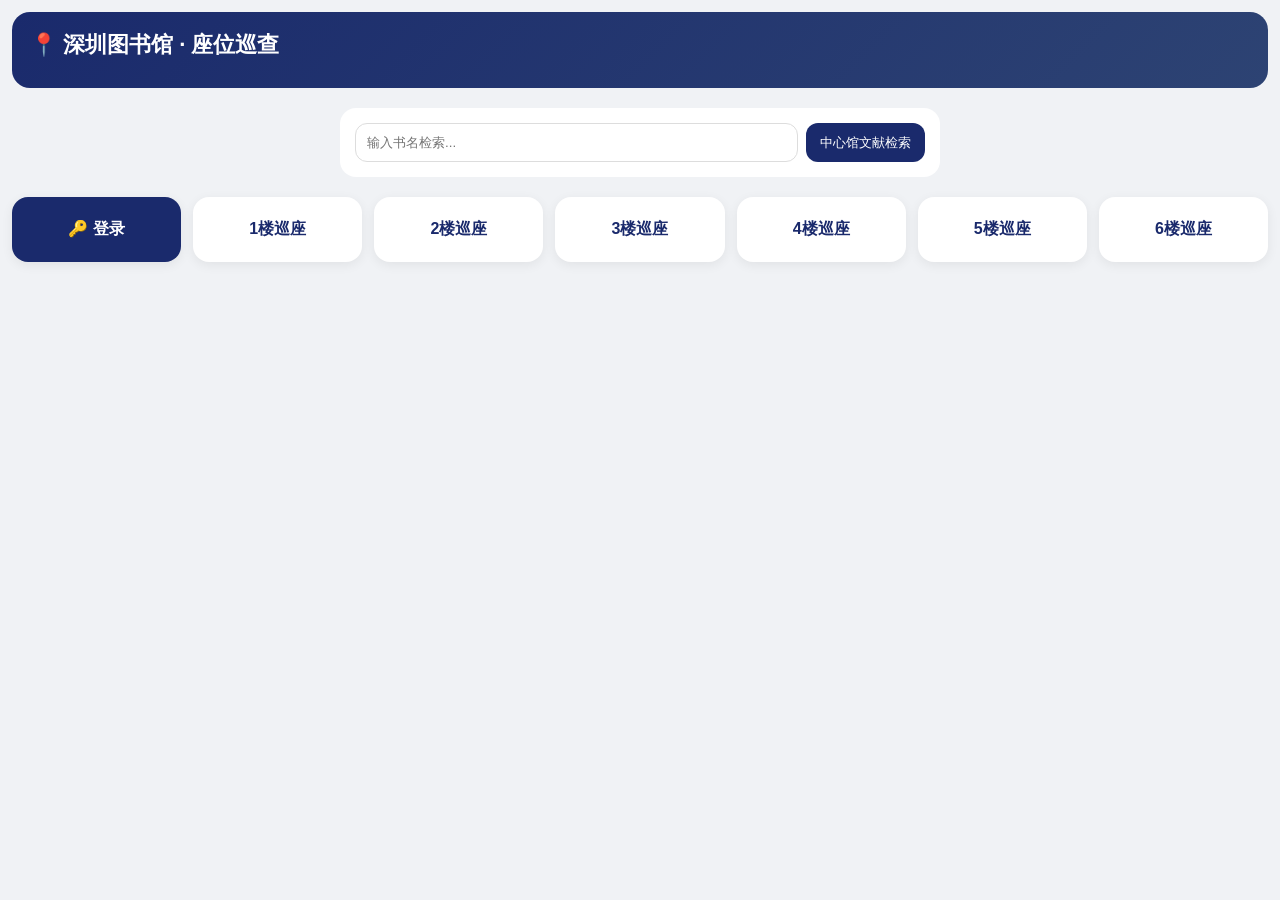
<file: seat-check/index.html>
<!DOCTYPE html>
<html lang="zh-CN"><head><meta charset="UTF-8"><meta name="viewport" content="width=device-width,initial-scale=1.0"><title>深圳图书馆 · 座位巡查</title><style>*{box-sizing:border-box}body{margin:0;font-family:-apple-system,BlinkMacSystemFont,'PingFang SC',sans-serif;background:#f0f2f5;padding:12px}.app{max-width:1400px;margin:auto}.head{background:linear-gradient(135deg,#1a2a6c,#2d4373);color:#fff;padding:18px;border-radius:18px;margin-bottom:20px}.head h1{margin:0;font-size:22px}.search{max-width:600px;margin:0 auto 20px;background:#fff;padding:15px;border-radius:16px;display:flex;gap:8px}.search input{flex:1;min-width:0;padding:11px;border:1px solid #ddd;border-radius:12px}.search button,.back{border:0;background:#1a2a6c;color:#fff;padding:10px 14px;border-radius:12px}.home{display:grid;grid-template-columns:repeat(auto-fill,minmax(150px,1fr));gap:12px}.home button,.login{background:#fff;border:0;border-radius:16px;padding:22px 10px;box-shadow:0 3px 12px #0001;text-align:center;text-decoration:none;color:#1a2a6c;font-weight:700;font-size:16px}.login{background:#1a2a6c;color:#fff}.zone{background:#fff;border-radius:16px;margin:0 0 20px;overflow:hidden}.zh{padding:12px 16px;font-weight:700;border-bottom:1px solid #eee}.grid{display:grid;grid-template-columns:repeat(auto-fill,minmax(82px,1fr));gap:10px;padding:14px}.seat{color:#fff;text-decoration:none;text-align:center;padding:14px 2px;border-radius:9px;font-weight:700}.seat.last{outline:3px solid #111;outline-offset:2px;position:relative}.seat.last:after{content:'上次';position:absolute;top:-8px;right:-4px;background:#111;color:#fff;font-size:9px;padding:3px 5px;border-radius:8px}@media(max-width:480px){.grid{grid-template-columns:repeat(5,minmax(0,1fr));gap:6px;padding:10px 8px}.seat{font-size:11px;padding:10px 1px}.home{grid-template-columns:repeat(2,1fr)}.head h1{font-size:18px}.search{flex-direction:column}}</style></head><body><div class="app"><div class="head"><h1 id="title">📍 深圳图书馆 · 座位巡查</h1><div id="action" style="margin-top:10px"></div></div><main id="main"></main></div><script>function pts(p,e,a){let r=[];for(let i=1;i<=e;i++){let n=String(i).padStart(3,'0'),t=p+n;r.push({n:t,u:'https://ulas1.szlib.org.cn/seatman4mobile/PatrolScan?scene=SeatPatrol&area='+a+'&point='+t})}return r}const F={1:[['A','#e74c3c',pts('A',140,'STC1FA')],['B','#2980b9',pts('B',100,'STC1FB')],['C','#27ae60',pts('C',80,'STC1FC')],['D','#f39c12',pts('D',96,'STC1FD')]],2:[['A','#e74c3c',pts('A',86,'STC2FA')],['B','#2980b9',pts('B',36,'STC2FB')],['C','#27ae60',pts('C',38,'STC2FC')],['D','#f39c12',pts('D',62,'STC2FD')],['E','#8e44ad',pts('E',18,'STC2FE')]],3:[['D','#f39c12',pts('D',46,'STC3FD')],['A','#e74c3c',pts('A',130,'STC3FA')],['B','#2980b9',pts('B',44,'STC3FB')],['C','#27ae60',pts('C',132,'STC3FC')]],4:[['A','#e74c3c',pts('4',60,'STC4FA')]],5:[['A','#e74c3c',pts('A',16,'STC5FA')],['B','#2980b9',pts('B',36,'STC5FB')],['C','#27ae60',pts('C',24,'STC5FC')]],6:[['A','#e74c3c',pts('A',12,'STC6FA')],['B','#2980b9',pts('B',56,'STC6FB')]]};const main=document.getElementById('main'),title=document.getElementById('title'),action=document.getElementById('action');function home(){title.textContent='📍 深圳图书馆 · 座位巡查';action.innerHTML='';main.innerHTML='<div class="search"><input id="q" placeholder="输入书名检索..."><button id="s">中心馆文献检索</button></div><div class="home"><a class="login" href="https://ulas1.szlib.org.cn/seatman4mobile/index">🔑 登录</a>'+[1,2,3,4,5,6].map(i=>'<button onclick="floor('+i+')">'+i+'楼巡座</button>').join('')+'</div>';document.getElementById('s').onclick=()=>{let v=document.getElementById('q').value.trim();if(!v)return alert('请先输入书名');location.href='https://www.szlib.org.cn/opac/searchShow?v_index=title&sortfield=ptitle&sorttype=desc&pageNum=10&library=all&v_tablearray=bibliosm,serbibm,apabibibm,mmbibm,&addr=044005&v_value='+encodeURIComponent(v)}}function floor(n){title.textContent='📍 '+n+'楼巡座';action.innerHTML='<button class="back" onclick="home()">🏠 返回首页</button>';main.innerHTML=F[n].map(z=>'<section class="zone"><div class="zh">'+z[0]+' 区 · '+z[2].length+' 个点位</div><div class="grid">'+z[2].map(p=>'<a class="seat" data-p="'+p.n+'" href="'+p.u+'" style="background:'+z[1]+'">'+p.n+'</a>').join('')+'</div></section>').join('');document.querySelectorAll('.seat').forEach(e=>e.onclick=()=>{sessionStorage.setItem('floor',n);sessionStorage.setItem('point',e.dataset.p)});restore(n)}function restore(n){let f=sessionStorage.getItem('floor'),p=sessionStorage.getItem('point');if(String(n)==f&&p){let e=[...document.querySelectorAll('.seat')].find(x=>x.dataset.p==p);if(e){e.classList.add('last');setTimeout(()=>e.scrollIntoView({block:'center'}),0);return}}scrollTo(0,0)}addEventListener('pageshow',()=>{let f=sessionStorage.getItem('floor'),p=sessionStorage.getItem('point');if(f&&p&&document.querySelector('.seat'))restore(f)});home()</script></body></html>
</file>
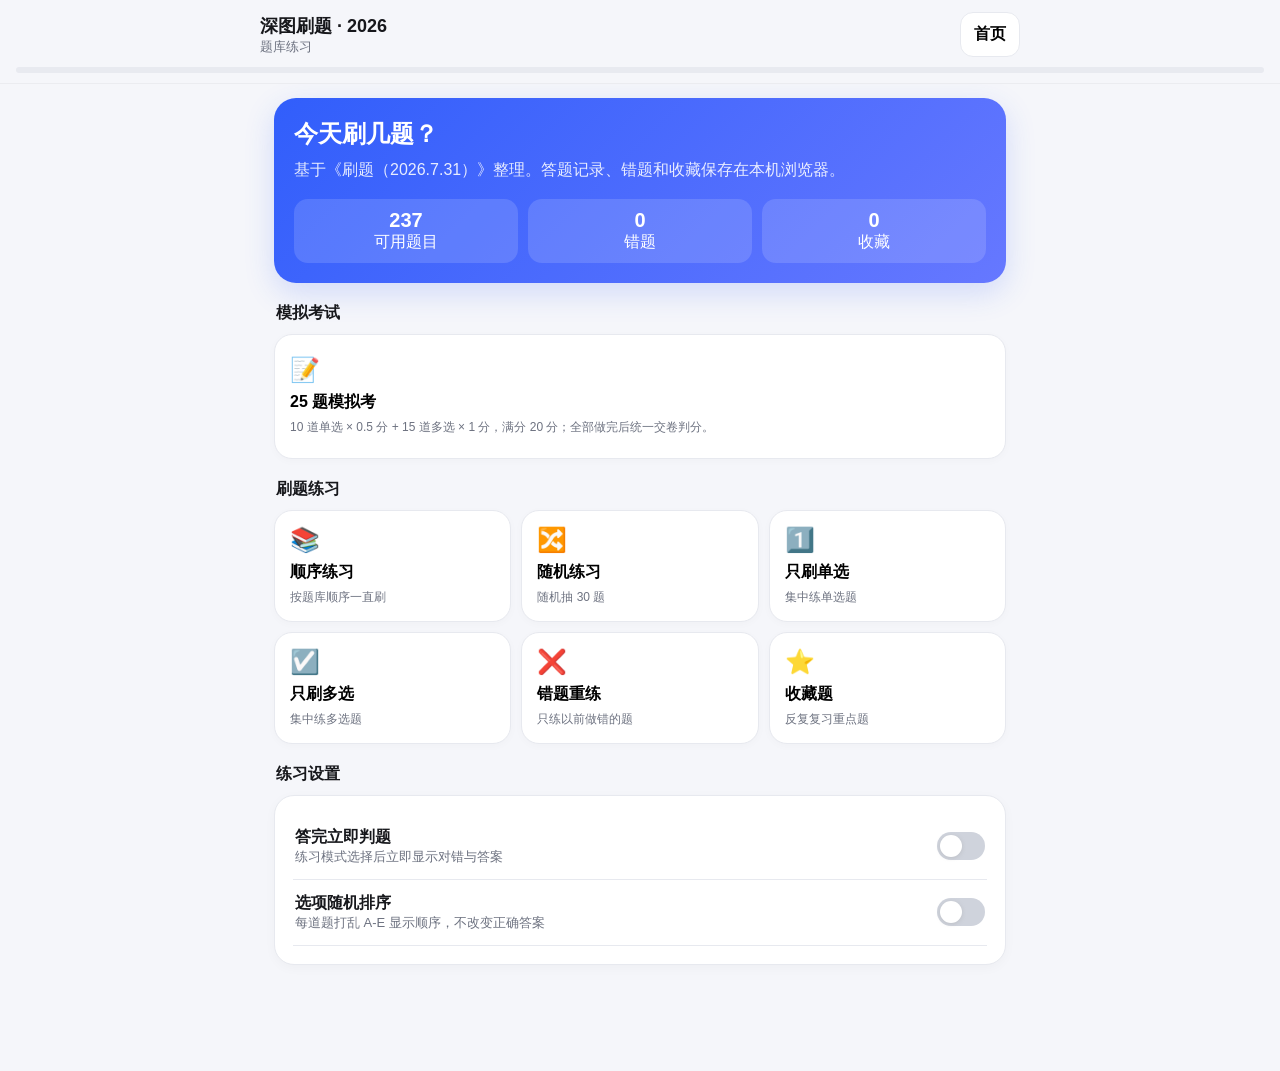
<file: 深图刷题_2026_iPhone版.html>
<!DOCTYPE html>
<html lang="zh-CN">
<head>
<meta charset="UTF-8">
<meta name="viewport" content="width=device-width, initial-scale=1.0, viewport-fit=cover">
<meta name="apple-mobile-web-app-capable" content="yes">
<meta name="apple-mobile-web-app-status-bar-style" content="default">
<meta name="theme-color" content="#f5f6fa">
<title>深图刷题 · 2026</title>
<style>
:root {
  --bg:#f5f6fa; --card:#fff; --text:#17181c; --sub:#6d7280; --line:#e7e9ef;
  --primary:#315efb; --primarySoft:#eef2ff; --good:#15803d; --goodBg:#ecfdf3;
  --bad:#c62828; --badBg:#fff0f0; --warn:#9a6700; --warnBg:#fff7db;
}
*{box-sizing:border-box;-webkit-tap-highlight-color:transparent}
html,body{margin:0;background:var(--bg);color:var(--text);font-family:-apple-system,BlinkMacSystemFont,"SF Pro Text","PingFang SC","Microsoft YaHei",sans-serif}
body{min-height:100vh;padding-bottom:calc(92px + env(safe-area-inset-bottom))}
button,input{font:inherit}
.top{position:sticky;top:0;z-index:20;background:rgba(245,246,250,.92);backdrop-filter:blur(14px);padding:calc(12px + env(safe-area-inset-top)) 16px 10px;border-bottom:1px solid rgba(0,0,0,.04)}
.toprow{max-width:760px;margin:auto;display:flex;align-items:center;justify-content:space-between;gap:12px}
.brand{font-weight:800;font-size:18px} .muted{color:var(--sub);font-size:13px}
.wrap{max-width:760px;margin:auto;padding:14px}
.hero{background:linear-gradient(135deg,#315efb,#6678ff);color:white;border-radius:22px;padding:20px;box-shadow:0 10px 30px rgba(49,94,251,.18)}
.hero h1{margin:0 0 8px;font-size:24px} .hero p{margin:0;opacity:.88;line-height:1.55}
.stats{display:grid;grid-template-columns:repeat(3,1fr);gap:10px;margin-top:16px}
.stat{background:rgba(255,255,255,.14);padding:10px;border-radius:14px;text-align:center} .stat b{display:block;font-size:20px}
.sectionTitle{font-size:16px;font-weight:800;margin:20px 2px 10px}
.grid{display:grid;grid-template-columns:1fr 1fr;gap:10px}
.mode{background:var(--card);border:1px solid var(--line);border-radius:18px;padding:15px;text-align:left;min-height:112px;box-shadow:0 2px 8px rgba(0,0,0,.025)}
.mode:active{transform:scale(.985)} .mode .icon{font-size:24px} .mode b{display:block;margin:8px 0 4px;font-size:16px} .mode span{color:var(--sub);font-size:12px;line-height:1.4}
.card{background:var(--card);border:1px solid var(--line);border-radius:20px;padding:18px;box-shadow:0 3px 12px rgba(0,0,0,.03)}
.qmeta{display:flex;align-items:center;justify-content:space-between;gap:8px;color:var(--sub);font-size:13px;margin-bottom:14px}
.tag{display:inline-flex;align-items:center;padding:5px 9px;border-radius:999px;background:var(--primarySoft);color:var(--primary);font-weight:700;font-size:12px}
.question{font-size:19px;font-weight:750;line-height:1.55;margin:0 0 16px}
.option{display:flex;gap:12px;align-items:flex-start;width:100%;border:1.5px solid var(--line);background:white;border-radius:16px;padding:14px;margin:10px 0;text-align:left;line-height:1.5}
.option .key{width:28px;height:28px;border-radius:50%;display:grid;place-items:center;border:1px solid #cfd3dc;flex:0 0 auto;font-weight:700}
.option.selected{border-color:var(--primary);background:var(--primarySoft)} .option.selected .key{background:var(--primary);border-color:var(--primary);color:white}
.option.correct{border-color:#55a66e;background:var(--goodBg)} .option.correct .key{background:var(--good);border-color:var(--good);color:white}
.option.wrong{border-color:#e78b8b;background:var(--badBg)} .option.wrong .key{background:var(--bad);border-color:var(--bad);color:white}
.feedback{margin-top:14px;padding:13px 14px;border-radius:14px;line-height:1.5;font-size:14px} .feedback.good{background:var(--goodBg);color:var(--good)} .feedback.bad{background:var(--badBg);color:var(--bad)}
.actions{display:flex;gap:10px;margin-top:16px} .btn{border:none;border-radius:14px;padding:13px 16px;font-weight:750;flex:1;background:#e9ebf1;color:#282b33}
.btn.primary{background:var(--primary);color:white} .btn.ghost{background:white;border:1px solid var(--line)} .btn:disabled{opacity:.45}
.progress{height:6px;background:#e8eaf0;border-radius:999px;overflow:hidden;margin-top:10px} .bar{height:100%;background:var(--primary);width:0;transition:.25s}
.bottom{position:fixed;left:0;right:0;bottom:0;z-index:25;padding:10px 14px calc(10px + env(safe-area-inset-bottom));background:rgba(255,255,255,.94);backdrop-filter:blur(15px);border-top:1px solid var(--line)}
.bottomin{max-width:760px;margin:auto;display:flex;gap:10px}
.smallbtn{border:1px solid var(--line);background:white;border-radius:13px;padding:11px 13px;font-weight:700} .grow{flex:1}
.hidden{display:none!important}
.sheet{position:fixed;inset:0;z-index:50;background:rgba(0,0,0,.38);display:flex;align-items:flex-end} .sheetbox{background:white;width:100%;max-height:80vh;border-radius:24px 24px 0 0;padding:18px 16px calc(22px + env(safe-area-inset-bottom));overflow:auto}
.sheetinner{max-width:760px;margin:auto} .numgrid{display:grid;grid-template-columns:repeat(5,1fr);gap:9px}
.num{aspect-ratio:1;border-radius:12px;border:1px solid var(--line);background:white;font-weight:700} .num.done{background:var(--primarySoft);color:var(--primary);border-color:#bdc9ff} .num.current{background:var(--primary);color:white}
.result{text-align:center;padding:18px 0} .score{font-size:54px;font-weight:900;letter-spacing:-2px} .score small{font-size:18px;color:var(--sub);font-weight:600}
.resultgrid{display:grid;grid-template-columns:repeat(3,1fr);gap:10px;margin:18px 0} .resultcell{background:#f7f8fb;border-radius:14px;padding:12px 6px} .resultcell b{display:block;font-size:20px}
.settingrow{display:flex;align-items:center;justify-content:space-between;padding:13px 2px;border-bottom:1px solid var(--line);gap:15px}
.switch{width:48px;height:28px;border-radius:999px;background:#cfd3dc;padding:3px;transition:.2s;flex:0 0 auto} .switch i{display:block;width:22px;height:22px;background:white;border-radius:50%;transition:.2s;box-shadow:0 1px 4px #9995} .switch.on{background:var(--primary)} .switch.on i{transform:translateX(20px)}
.notice{background:var(--warnBg);color:var(--warn);padding:12px 14px;border-radius:14px;font-size:13px;line-height:1.5;margin-top:12px}
@media (min-width:650px){.grid{grid-template-columns:repeat(3,1fr)}}
</style>
</head>
<body>
<div class="top"><div class="toprow">
  <div><div class="brand">深图刷题 · 2026</div><div class="muted" id="topSub">题库练习</div></div>
  <button class="smallbtn" id="homeBtn" onclick="goHome()">首页</button>
</div><div class="progress"><div class="bar" id="bar"></div></div></div>

<main class="wrap">
<section id="home">
  <div class="hero">
    <h1>今天刷几题？</h1>
    <p>基于《刷题（2026.7.31）》整理。答题记录、错题和收藏保存在本机浏览器。</p>
    <div class="stats">
      <div class="stat"><b id="totalQ">0</b><span>可用题目</span></div>
      <div class="stat"><b id="wrongN">0</b><span>错题</span></div>
      <div class="stat"><b id="favN">0</b><span>收藏</span></div>
    </div>
  </div>

  <div class="sectionTitle">模拟考试</div>
  <button class="mode" style="width:100%;min-height:125px" onclick="startExam()">
    <div class="icon">📝</div><b>25 题模拟考</b>
    <span>10 道单选 × 0.5 分 + 15 道多选 × 1 分，满分 20 分；全部做完后统一交卷判分。</span>
  </button>

  <div class="sectionTitle">刷题练习</div>
  <div class="grid">
    <button class="mode" onclick="startPractice('sequence')"><div class="icon">📚</div><b>顺序练习</b><span>按题库顺序一直刷</span></button>
    <button class="mode" onclick="startPractice('random')"><div class="icon">🔀</div><b>随机练习</b><span>随机抽 30 题</span></button>
    <button class="mode" onclick="startPractice('single')"><div class="icon">1️⃣</div><b>只刷单选</b><span>集中练单选题</span></button>
    <button class="mode" onclick="startPractice('multi')"><div class="icon">☑️</div><b>只刷多选</b><span>集中练多选题</span></button>
    <button class="mode" onclick="startPractice('wrong')"><div class="icon">❌</div><b>错题重练</b><span>只练以前做错的题</span></button>
    <button class="mode" onclick="startPractice('fav')"><div class="icon">⭐️</div><b>收藏题</b><span>反复复习重点题</span></button>
  </div>

  <div class="sectionTitle">练习设置</div>
  <div class="card">
    <div class="settingrow"><div><b>答完立即判题</b><div class="muted">练习模式选择后立即显示对错与答案</div></div><div class="switch on" id="instantSwitch" onclick="toggleInstant()"><i></i></div></div>
    <div class="settingrow"><div><b>选项随机排序</b><div class="muted">每道题打乱 A-E 显示顺序，不改变正确答案</div></div><div class="switch" id="shuffleSwitch" onclick="toggleShuffle()"><i></i></div></div>
  </div>
</section>

<section id="quiz" class="hidden">
  <div class="card">
    <div class="qmeta">
      <div><span class="tag" id="typeTag">单选题</span> <span id="qIndex"></span></div>
      <button class="smallbtn" id="favBtn" onclick="toggleFav()">☆ 收藏</button>
    </div>
    <h2 class="question" id="qText"></h2>
    <div id="options"></div>
    <div id="feedback"></div>
    <div class="actions" id="practiceActions">
      <button class="btn ghost" onclick="prevQ()">上一题</button>
      <button class="btn primary" id="checkBtn" onclick="checkPractice()">确认答案</button>
      <button class="btn" onclick="nextQ()">下一题</button>
    </div>
  </div>
  <div class="notice" id="examNotice" style="display:none">模拟考期间不会提前显示正确答案；多选题必须全部选对且不多选才得分。</div>
</section>

<section id="result" class="hidden">
  <div class="card result">
    <div class="muted">本次模拟考成绩</div>
    <div class="score"><span id="scoreVal">0</span><small> / 20</small></div>
    <div class="resultgrid">
      <div class="resultcell"><b id="correctVal">0</b><span class="muted">答对</span></div>
      <div class="resultcell"><b id="wrongVal">0</b><span class="muted">答错</span></div>
      <div class="resultcell"><b id="blankVal">0</b><span class="muted">未答</span></div>
    </div>
    <button class="btn primary" onclick="reviewExam()">查看本次错题</button>
    <button class="btn ghost" style="margin-top:10px;width:100%" onclick="startExam()">再考一套</button>
  </div>
</section>
</main>

<div class="bottom hidden" id="bottom">
  <div class="bottomin">
    <button class="smallbtn" onclick="openSheet()">题号</button>
    <button class="smallbtn grow" id="submitBtn" onclick="submitExam()">交卷</button>
  </div>
</div>

<div class="sheet hidden" id="sheet" onclick="closeSheet(event)">
  <div class="sheetbox"><div class="sheetinner">
    <div style="display:flex;justify-content:space-between;align-items:center;margin-bottom:14px"><b>题号导航</b><button class="smallbtn" onclick="forceCloseSheet()">完成</button></div>
    <div class="numgrid" id="numgrid"></div>
  </div></div>
</div>

<script>
const QUESTIONS = [{"id": 1, "question": "关于读者讨论室的申请描述正确的是？", "options": [{"key": "A", "text": "开放时段：9:30—12:30"}, {"key": "B", "text": "开放时段：13:30—16:30"}, {"key": "C", "text": "开放时段：17:30—20:30"}, {"key": "D", "text": "位于三楼西区玻璃房"}, {"key": "E", "text": "位于一楼正门入口附近。"}], "answer": ["A", "B", "C", "D"], "type": "multi"}, {"id": 2, "question": "少儿区学生志愿者的参与条件和活动时间为？", "options": [{"key": "A", "text": "面向12岁以上初高中生，需先参与志愿者培训"}, {"key": "B", "text": "12岁以下都可参与，无需培训"}, {"key": "C", "text": "没有这项服务"}, {"key": "D", "text": "节假日、寒暑假的周二-周日09：00——20：00"}, {"key": "E", "text": "正常工作时间09：00——21：00"}], "answer": ["A", "D"], "type": "multi"}, {"id": 3, "question": "以下关于外文报纸阅览描述正确的是？", "options": [{"key": "A", "text": "位于五楼外文报刊区"}, {"key": "B", "text": "提供外借服务"}, {"key": "C", "text": "需凭读者证进入"}, {"key": "D", "text": "开架阅览"}, {"key": "E", "text": "可以随意带离"}], "answer": ["A", "D"], "type": "multi"}, {"id": 4, "question": "以下关于图书逾期费用的概述正确的是？（多选）", "options": [{"key": "A", "text": "每本每天收取0.1元"}, {"key": "B", "text": "每本每天收取0.3元"}, {"key": "C", "text": "最高限额为5元/本"}, {"key": "D", "text": "最高限额为10元/本"}], "answer": ["A", "D"], "type": "multi"}, {"id": 5, "question": "读者可通过哪些途径预借深圳图书馆中文图书？", "options": [{"key": "A", "text": "深圳图书馆官网"}, {"key": "B", "text": "深圳图书馆微信服务号"}, {"key": "C", "text": "支付宝城市服务•图书馆服务"}, {"key": "D", "text": "深圳书城官网"}, {"key": "E", "text": "中国图书馆官网"}], "answer": ["A", "B", "C"], "type": "multi"}, {"id": 6, "question": "订制借阅图书到期短信提醒功能包括哪些？", "options": [{"key": "A", "text": "读者绑定手机后可以定制短信内容"}, {"key": "B", "text": "定制成功后，读者将收到所借图书、期刊、音像资料的到期提醒信息"}, {"key": "C", "text": "读者自主定制，仅用做文献到期前的提醒，不做为其它凭证"}, {"key": "D", "text": "读者也自主可取消该定制服务"}, {"key": "E", "text": "定制短信服务需要付费"}], "answer": ["A", "B", "C", "D"], "type": "multi"}, {"id": 7, "question": "六楼保障本阅览室需要遵守以下哪些事情？", "options": [{"key": "A", "text": "外带文献需存于门口存包柜"}, {"key": "B", "text": "用手机相机在服务区内打卡拍照"}, {"key": "C", "text": "背包、饮水等自带物品需存放在门口存包柜"}, {"key": "D", "text": "把零食悄悄带进阅览区"}, {"key": "E", "text": "在阅览区奔跑大声喧哗"}], "answer": ["A", "C"], "type": "multi"}, {"id": 8, "question": "艺术设计专区它位于哪一个楼层？关于对它概述正确的是？", "options": [{"key": "A", "text": "五楼"}, {"key": "B", "text": "六楼"}, {"key": "C", "text": "开架阅览，可以带离楼层"}, {"key": "D", "text": "开架阅览，不得带离本楼层"}, {"key": "E", "text": "可作为外借书籍"}], "answer": ["A", "D"], "type": "multi"}, {"id": 9, "question": "关于数图的电子文献传递，正确的是？", "options": [{"key": "A", "text": "深圳图书馆为读者提供免费的电子文献传递服务"}, {"key": "B", "text": "深圳图书馆为读者提供收费的电子文献传递服务"}, {"key": "C", "text": "读者提交文献传递之后，将通过emai方式将读者所需资料发送到读者邮箱"}, {"key": "D", "text": "读者提交文献传递之后，将通过手机验证码方式将读者所需资料发送到读者手机"}, {"key": "E", "text": "深圳文献港网站凭深圳图书馆的读者证登录；"}], "answer": ["A", "C", "E"], "type": "multi"}, {"id": 10, "question": "关于数图的上网手续，不正确的是？", "options": [{"key": "A", "text": "凡持\"深圳图书馆之城\"的借书证,年满16周岁,均可收费办理上网手续。"}, {"key": "B", "text": "凡持\"深圳图书馆之城\"的借书证,年满16周岁,均可免费办理上网手续。"}, {"key": "C", "text": "凡持\"深圳图书馆之城\"的借书证,年满18周岁,均可免费办理上网手续。"}, {"key": "D", "text": "凡持\"深圳图书馆之城\"的借书证,年满13周岁,均可免费办理上网手续。"}, {"key": "E", "text": "任何读者均可免费办理上网手续"}], "answer": ["A", "C", "D", "E"], "type": "multi"}, {"id": 11, "question": "以下哪些年龄可以在少儿区享受书刊借阅服务，各类少儿阅读推广活动？", "options": [{"key": "A", "text": "10"}, {"key": "B", "text": "11"}, {"key": "C", "text": "12"}, {"key": "D", "text": "13"}, {"key": "E", "text": "14"}], "answer": ["A", "B", "C"], "type": "multi"}, {"id": 12, "question": "预付款自愿存入，可用于哪些费用？", "options": [{"key": "A", "text": "逾期罚款"}, {"key": "B", "text": "购买饮用水"}, {"key": "C", "text": "复印"}, {"key": "D", "text": "打印"}, {"key": "E", "text": "购买书籍"}], "answer": ["A", "C", "D"], "type": "multi"}, {"id": 13, "question": "以下哪种类型的赔书是不能接受的？", "options": [{"key": "A", "text": "盗版图书"}, {"key": "B", "text": "被狗咬坏的书籍"}, {"key": "C", "text": "正版全新图书"}, {"key": "D", "text": "发黄、褶皱严重的二手书籍"}, {"key": "E", "text": "ISBN号与遗失图书不一致的图书"}], "answer": ["A", "B", "D", "E"], "type": "multi"}, {"id": 14, "question": "可以在以下哪些平台查询图书馆文献？", "options": [{"key": "A", "text": "馆内的“图书检索终端设备”（书目检索系统）"}, {"key": "B", "text": "深图图书馆官网主页"}, {"key": "C", "text": "深图微信公众号"}, {"key": "D", "text": "深圳音乐厅"}, {"key": "E", "text": "自助办证机器"}], "answer": ["A", "B", "C"], "type": "multi"}, {"id": 15, "question": "以下关于文献转借的说法正确的是？", "options": [{"key": "A", "text": "“转出”视同还书，“转入”视同借书"}, {"key": "B", "text": "一年之内同一读者证对同一文献的转借（借出）次数不能超过1次"}, {"key": "C", "text": "强制回馆的图书不可转借"}, {"key": "D", "text": "直接当面将文献转交给对方即完成转借"}, {"key": "E", "text": "在转借完成之后，如发生文献破损，由借出方承担责任。"}], "answer": ["A", "C"], "type": "multi"}, {"id": 16, "question": "一般新办读者证有效期以下哪些是错误的？", "options": [{"key": "A", "text": "10年"}, {"key": "B", "text": "15年"}, {"key": "C", "text": "20年"}, {"key": "D", "text": "25年"}, {"key": "E", "text": "50年"}], "answer": ["B", "C", "D", "E"], "type": "multi"}, {"id": 17, "question": "以下哪些是现场办证要求的有效证件？", "options": [{"key": "A", "text": "学生证"}, {"key": "B", "text": "身份证"}, {"key": "C", "text": "居住证"}, {"key": "D", "text": "社保卡"}, {"key": "E", "text": "驾驶证"}], "answer": ["B", "C", "D", "E"], "type": "multi"}, {"id": 18, "question": "以下关于读者证的使用权限正确的是？（多选）", "options": [{"key": "A", "text": "免押金鹏城励读证可借中文文献20册+原版外文图书1册"}, {"key": "B", "text": "100元押金读者证可借30册中文文献+2册外文文献"}, {"key": "C", "text": "100元押金可借中文文献20册"}, {"key": "D", "text": "免押金鹏城励读证可借中文文献10册+原版外文图书1册"}], "answer": ["A", "B"], "type": "multi"}, {"id": 19, "question": "预借图书配送时间，提交预借请求后多少天处理完成？", "options": [{"key": "A", "text": "1-3"}, {"key": "B", "text": "2-4"}, {"key": "C", "text": "3-5"}, {"key": "D", "text": "4-6"}, {"key": "E", "text": "5-7"}], "answer": ["C"], "type": "single"}, {"id": 20, "question": "存预付款的途径有哪些？（BC）", "options": [{"key": "A", "text": "四楼服务台"}, {"key": "B", "text": "二楼总服务台"}, {"key": "C", "text": "微信扫码自助存入"}, {"key": "D", "text": "读者证押金自动抵扣"}], "answer": ["B", "C"], "type": "multi"}, {"id": 21, "question": "以下关于深圳未成年人读书日描述正确的是？", "options": [{"key": "A", "text": "每年的4月23日"}, {"key": "B", "text": "每年的6月18日"}, {"key": "C", "text": "每年的11月11日"}, {"key": "D", "text": "举办智慧星评选活动"}, {"key": "E", "text": "举办21天亲子挑战"}], "answer": ["A", "D", "E"], "type": "multi"}, {"id": 22, "question": "以下关于“少儿智慧银行”描述正确的是？", "options": [{"key": "A", "text": "由深圳市、区公共图书馆联合推出"}, {"key": "B", "text": "属于商业文化服务项目"}, {"key": "C", "text": "是为了鼓励成年人阅读"}, {"key": "D", "text": "鼓励、激发少儿读者阅读"}, {"key": "E", "text": "新型文化服务项目"}], "answer": ["A", "D", "E"], "type": "multi"}, {"id": 23, "question": "以下关于深圳图书馆外馆专架的描述正确的是？", "options": [{"key": "A", "text": "在二楼升降电梯对面"}, {"key": "B", "text": "在本馆三楼升降电梯对面"}, {"key": "C", "text": "只包含福田图书馆归还的图书"}, {"key": "D", "text": "只包含罗湖图书馆归还的图书"}, {"key": "E", "text": "外馆专架包含所有图书馆之城（其他区）归还的图书。"}], "answer": ["A", "E"], "type": "multi"}, {"id": 24, "question": "读者可以选择哪些方式拿到预借图书？", "options": [{"key": "A", "text": "到深圳书城"}, {"key": "B", "text": "到自己指定的服务点"}, {"key": "C", "text": "快递到家"}, {"key": "D", "text": "到南书房/讲读厅"}, {"key": "E", "text": "到深图3楼服务台"}], "answer": ["B", "C", "E"], "type": "multi"}, {"id": 25, "question": "读者可以选择哪些方式拿到预借图书？", "options": [{"key": "A", "text": "到深圳书城"}, {"key": "B", "text": "到自己指定的服务点"}, {"key": "C", "text": "快递到家"}, {"key": "D", "text": "到南书房/讲读厅"}, {"key": "E", "text": ".到深图3楼服务台"}], "answer": ["B", "C", "E"], "type": "multi"}, {"id": 26, "question": "馆内不设吸烟区的管理规定依据有哪些？", "options": [{"key": "A", "text": "《深圳经济特区控制吸烟条例》（简称《条例》）于2014年3月1日正式实施。"}, {"key": "B", "text": "卫生行政部门与文体旅游、公安、卫生等多个部门将采取联合执法方式"}, {"key": "C", "text": "对在禁止吸烟场所吸烟且不听场所经营者、管理者劝阻的，处以50—500元罚款"}, {"key": "D", "text": "深圳图书馆为“禁止吸烟场所”，馆内要求全面禁止吸烟"}, {"key": "E", "text": "馆员、物业工作人员、读者有权力和义务要求吸烟者停止在图书馆内吸烟。"}], "answer": ["A", "B", "C", "D", "E"], "type": "multi"}, {"id": 27, "question": "无法登录深图官网的原因是？", "options": [{"key": "A", "text": "IP被封锁"}, {"key": "B", "text": "解禁时间需要24小时"}, {"key": "C", "text": "电脑无网络服务"}, {"key": "D", "text": "手机欠费"}, {"key": "E", "text": "访问过外文电子资源"}], "answer": ["A", "B", "E"], "type": "multi"}, {"id": 28, "question": "关于随书光盘咨询问题解答，以下正确的是？", "options": [{"key": "A", "text": "我馆只处理上传本馆中文采编移交的中文图书的随书光盘资源"}, {"key": "B", "text": "我馆的随书光盘数字化服务是不额外提供的"}, {"key": "C", "text": "如果光盘已加密,深图不提供解密服务"}, {"key": "D", "text": "我馆光盘浏览是通过检索ISBN访问数据库的，光盘访问系统是外购的"}, {"key": "E", "text": "读者借他馆图书时千万不可浏览到我馆上传的随书光盘资源"}], "answer": ["A", "C", "D"], "type": "multi"}, {"id": 29, "question": "以下关于少儿服务区开馆时间的概述不正确的是？", "options": [{"key": "A", "text": "周末、法定节假日及暑假期间 09:00-20:00"}, {"key": "B", "text": "周二至周日 9:00-21:00"}, {"key": "C", "text": "周末、法定节假日及暑假期间 12:00-20:00"}, {"key": "D", "text": "周一至周五 12:00-18:00"}, {"key": "E", "text": "周一至周五 12:00-18:00"}], "answer": ["A", "C", "D", "E"], "type": "multi"}, {"id": 30, "question": "委托他人代办时，须出示以下哪些证件？", "options": [{"key": "A", "text": "本人有效证件"}, {"key": "B", "text": "本人工作证"}, {"key": "C", "text": "代办人有效证件"}, {"key": "D", "text": "代办人读者证"}, {"key": "E", "text": "本人读者证"}], "answer": ["A", "C"], "type": "multi"}, {"id": 31, "question": "以下哪些是已加入“图书馆之城”统一服务的深圳图书馆直属分馆及服务站？", "options": [{"key": "A", "text": "深圳图书馆南书房"}, {"key": "B", "text": "深圳图书馆招商银行分馆"}, {"key": "C", "text": "健康分馆"}, {"key": "D", "text": "法律分馆"}, {"key": "E", "text": "深圳图书馆创新分馆"}], "answer": ["B", "C", "D"], "type": "multi"}, {"id": 32, "question": "深圳图书馆下面哪些服务在六楼？", "options": [{"key": "A", "text": "打印"}, {"key": "B", "text": "深圳地方文献阅览"}, {"key": "C", "text": "多媒体视听"}, {"key": "D", "text": "缩微资料"}, {"key": "E", "text": "电子资源阅览"}], "answer": ["B", "D"], "type": "multi"}, {"id": 33, "question": "深圳图书馆以下哪些楼层为借阅区？", "options": [{"key": "A", "text": "首层"}, {"key": "B", "text": "二、三层"}, {"key": "C", "text": "四层"}, {"key": "D", "text": "五、六层"}, {"key": "E", "text": "七层"}], "answer": ["A", "B"], "type": "multi"}, {"id": 34, "question": "正常情况下，同一张证一天可申请机位共多少次？", "options": [{"key": "A", "text": "12"}, {"key": "B", "text": "5"}, {"key": "C", "text": "4"}, {"key": "D", "text": "3"}], "answer": ["A"], "type": "single"}, {"id": 35, "question": "不能外借中文图书的原因（多选）（）", "options": [{"key": "A", "text": "持有无押金普通读者证"}, {"key": "B", "text": "持有过期文献"}, {"key": "C", "text": "有待结清欠款"}, {"key": "D", "text": "中文外借额度已满"}, {"key": "E", "text": "读者证过期"}], "answer": ["A", "B", "C", "D", "E"], "type": "multi"}, {"id": 36, "question": "预借图书配送时间，提交预借请求后（）天处理完成？", "options": [{"key": "A", "text": "1-3"}, {"key": "B", "text": "2-4"}, {"key": "C", "text": "3-5"}, {"key": "D", "text": "4-6"}, {"key": "E", "text": "5-7"}], "answer": ["C"], "type": "single"}, {"id": 37, "question": "所有数据库都可以馆外访问吗？（ ）", "options": [{"key": "A", "text": "是的"}, {"key": "B", "text": "不是的"}, {"key": "C", "text": "不确定"}], "answer": ["B"], "type": "single"}, {"id": 38, "question": "我馆目前面向读者的自建数据库有（ ）个？", "options": [{"key": "A", "text": "8个"}, {"key": "B", "text": "9个"}, {"key": "C", "text": "10个"}, {"key": "D", "text": "12个"}], "answer": ["B"], "type": "single"}, {"id": 39, "question": "我馆目前拥有（ ）个采购数据库？", "options": [{"key": "A", "text": "80余个"}, {"key": "B", "text": "90余个"}, {"key": "C", "text": "60余个"}, {"key": "D", "text": "70余个"}], "answer": ["A"], "type": "single"}, {"id": 40, "question": "关于中文现刊与过刊描述正确的有？", "options": [{"key": "A", "text": "位于一楼服务区中间位置"}, {"key": "B", "text": "位于二楼服务区中间位置"}, {"key": "C", "text": "位于三楼服务区中间位置"}, {"key": "D", "text": "报刊阅览：周二至周日9:00-21:00"}, {"key": "E", "text": "过期报刊查阅：周二至周日9:00-17:00"}], "answer": ["A", "D", "E"], "type": "multi"}, {"id": 41, "question": "以下关于视障阅览描述正确的是？", "options": [{"key": "A", "text": "位于一楼正门入口处附近"}, {"key": "B", "text": "位于五楼五号客梯入口处附近"}, {"key": "C", "text": "位于六楼五号客梯入口处附近"}, {"key": "D", "text": "服务时间9:00-17:00"}, {"key": "E", "text": "服务时间9:00-21:00"}], "answer": ["A", "D"], "type": "multi"}, {"id": 42, "question": "以下对可借阅的外文图书概述正确的是？", "options": [{"key": "A", "text": "位于一楼"}, {"key": "B", "text": "位于二楼"}, {"key": "C", "text": "位于三楼"}, {"key": "D", "text": "开架借阅"}, {"key": "E", "text": "不可外借"}], "answer": ["B", "D"], "type": "multi"}, {"id": 43, "question": "关于新设备异常复位的操作，正确的是？", "options": [{"key": "A", "text": "深图北门1号机无法远程异常复位，只能重启设备"}, {"key": "B", "text": "在主页面直接输入admin"}, {"key": "C", "text": "输入：0440050000000；密码：123456"}, {"key": "D", "text": "点击“异常复位”"}, {"key": "E", "text": "复位成功点确定，退出即可"}], "answer": ["A", "B", "C", "D", "E"], "type": "multi"}, {"id": 44, "question": "出现有证号无出卡的情况，应当如何处理？", "options": [{"key": "A", "text": "下任务单找读者证"}, {"key": "B", "text": "通过物流配送给读者"}, {"key": "C", "text": "电脑查询后登记补发。"}, {"key": "D", "text": "不发卡，使用虚拟读者证即可。"}, {"key": "E", "text": "告诉读者系统错误，不予补发。"}], "answer": ["A", "B"], "type": "multi"}, {"id": 45, "question": "关于图书馆阅读座位的描述，正确的有？", "options": [{"key": "A", "text": "我馆未设置专门的自修室，所有阅览座位均可供读者使用，读者可带自己的书籍进馆阅读，但要妥善保管个人物品。"}, {"key": "B", "text": "为满足读者需求，深圳图书馆不断改造拓展学习空间，于2014年和2015年创设了南书房、讲读厅，全年365年开放，开放时间为07：00-23：00，为读者提供阅览和自习服务，南书房位于深圳图书馆东侧，讲读厅位于深圳图书馆北门西侧。"}, {"key": "C", "text": "深图有专门的自修室，每层楼都有。"}, {"key": "D", "text": "为满足读者需求，深圳图书馆不断改造拓展学习空间，于2014年和2015年创设了南书房、讲读厅，只在工作日开放。"}, {"key": "E", "text": "读者不可以携带自己的书籍进馆阅读。"}], "answer": ["A", "B"], "type": "multi"}, {"id": 46, "question": "关于图书馆馆内AED描述正确的是？", "options": [{"key": "A", "text": "我馆共设置5台“安心E站”"}, {"key": "B", "text": "每台设备含AED一台、急救包一个和宣传屏一块"}, {"key": "C", "text": "我馆共设置4台“安心E站”"}, {"key": "D", "text": "设备在我馆地库入口、西门"}, {"key": "E", "text": "设备在二楼大厅东侧（电梯口）、一楼服务台、四楼服务台"}], "answer": ["A", "B", "D", "E"], "type": "multi"}, {"id": 47, "question": "关于对港澳台文献专区概述正确的是？", "options": [{"key": "A", "text": "位于深圳图书馆6楼阅览区"}, {"key": "B", "text": "位于深圳图书馆5楼阅览区"}, {"key": "C", "text": "是深圳地区公共图书馆唯一港澳台文献专题阅览区"}, {"key": "D", "text": "提供港澳台三地特色文献信息相关资讯的专题区域"}, {"key": "E", "text": "包含有内地文献"}], "answer": ["A", "C", "D"], "type": "multi"}, {"id": 48, "question": "关于数图的数据库移动资源中，适合手机阅读的数字资源包括以下哪些呢？", "options": [{"key": "A", "text": "电子图书"}, {"key": "B", "text": "有声图书"}, {"key": "C", "text": "视频资源"}, {"key": "D", "text": "电子报纸"}, {"key": "E", "text": "电子期刊"}], "answer": ["A", "B", "C"], "type": "multi"}, {"id": 49, "question": "关于数图的深圳图书馆视频点播服务，正确的是？", "options": [{"key": "A", "text": "仅可馆内观看"}, {"key": "B", "text": "馆内外均可观看"}, {"key": "C", "text": "可以看经典电影"}, {"key": "D", "text": "可以看娱乐片"}, {"key": "E", "text": "可以看动画片"}], "answer": ["A", "C", "D", "E"], "type": "multi"}, {"id": 50, "question": "遗失普通文献按什么标准赔偿？遗失整套文献的任一分册按遗失文献什么标准赔偿？", "options": [{"key": "A", "text": "原价"}, {"key": "B", "text": "原价2倍"}, {"key": "C", "text": "原价3-4倍"}, {"key": "D", "text": "原价3-10倍"}, {"key": "E", "text": "原价5-10倍"}], "answer": ["D", "E"], "type": "multi"}, {"id": 51, "question": "微信登录“我的图书馆”需要设置“登录密码”，强密码须同时包含以下哪些?", "options": [{"key": "A", "text": "大写字母"}, {"key": "B", "text": "小写字母"}, {"key": "C", "text": "数字"}, {"key": "D", "text": "特殊符号"}, {"key": "E", "text": "空格"}], "answer": ["A", "B", "C"], "type": "multi"}, {"id": 52, "question": "移动服务平台升级为“鹏城励读证”？", "options": [{"key": "A", "text": "阅览证"}, {"key": "B", "text": "读书证"}, {"key": "C", "text": "借书证"}, {"key": "D", "text": "学生励读证"}, {"key": "E", "text": "借读证"}], "answer": ["A", "D"], "type": "multi"}, {"id": 53, "question": "以下哪些不是深图本馆换书中心的常用业务联系电话？", "options": [{"key": "A", "text": "1234"}, {"key": "B", "text": "1131"}, {"key": "C", "text": "1214"}, {"key": "D", "text": "1231"}, {"key": "E", "text": "1215"}], "answer": ["A", "B", "C", "E"], "type": "multi"}, {"id": 54, "question": "深圳图书馆附近有哪些地铁站？", "options": [{"key": "A", "text": "少年宫站"}, {"key": "B", "text": "莲花山公园站"}, {"key": "C", "text": "福田站"}, {"key": "D", "text": "莲花西站"}, {"key": "E", "text": "市民中心站"}], "answer": ["A", "C", "D", "E"], "type": "multi"}, {"id": 55, "question": "新书直通车提交预借请求后多少个小时内可以自行取消？", "options": [{"key": "A", "text": "24"}, {"key": "B", "text": "12"}, {"key": "C", "text": "48"}, {"key": "D", "text": "72"}, {"key": "E", "text": "36"}], "answer": ["A"], "type": "single"}, {"id": 56, "question": "参考咨询不提供哪些咨询服务（多选）（）", "options": [{"key": "A", "text": "代写作业"}, {"key": "B", "text": "个人隐私"}, {"key": "C", "text": "深圳图书馆活动"}, {"key": "D", "text": "医疗咨询"}, {"key": "E", "text": "工程咨询"}], "answer": ["A", "B", "D", "E"], "type": "multi"}, {"id": 57, "question": "申办虚拟读者证不成功的原因（多选）（）", "options": [{"key": "A", "text": "曾经注销过读者证"}, {"key": "B", "text": "持有效的南山图书馆读者证"}, {"key": "C", "text": "持有效的深圳少年儿童图书馆读者证"}, {"key": "D", "text": "申办时网络地址不在深圳"}], "answer": ["A", "B", "D"], "type": "multi"}, {"id": 58, "question": "为保证服务质量，本服务每日提供总数量为（）册？", "options": [{"key": "A", "text": "100"}, {"key": "B", "text": "200"}, {"key": "C", "text": "300"}, {"key": "D", "text": "400"}, {"key": "E", "text": "500"}], "answer": ["B"], "type": "single"}, {"id": 59, "question": "读者咨询图书馆员的入口有几个（单选）（）", "options": [{"key": "A", "text": "4"}, {"key": "B", "text": "5"}, {"key": "C", "text": "6"}, {"key": "D", "text": "8"}], "answer": ["C"], "type": "single"}, {"id": 60, "question": "读者询问机器位置，怎么答复？", "options": [{"key": "A", "text": "可通过地图查询告知"}, {"key": "B", "text": "请读者自行摸索。"}, {"key": "C", "text": "请读者在微信公众号查询“发现身边图书馆”进行查找"}, {"key": "D", "text": "街道工作人员可以带路。"}, {"key": "E", "text": "找警察同志帮忙。"}], "answer": ["A", "C"], "type": "multi"}, {"id": 61, "question": "关于借还不成功登记的表述，正确的是？", "options": [{"key": "A", "text": "查询读者证上的图书记录，记录读者信息，在管理平台上借还不成功记录读者证号、书名，索取号，条码号"}, {"key": "B", "text": "若是机器问题或其它，则请示领导做最后决定，再回复读者"}, {"key": "C", "text": "现在加入图书馆之城系统的图书馆图书都可归还，涉及区馆图书找不到需与区馆联系，并及时查询物流上传的送回各区馆条码记录，如书没找到，但条码记录中有登记图书条码，也可帮读者做还书处理"}, {"key": "D", "text": "找不到的判定责任归属后处理"}, {"key": "E", "text": "果查出图书是馆内自助借还机借还时出错，可告知读者并将此单移交二楼服务台"}], "answer": ["A", "B", "C", "D", "E"], "type": "multi"}, {"id": 62, "question": "哪些情况下可以给读者取消违规记录？", "options": [{"key": "A", "text": "系统没有清零往年违规"}, {"key": "B", "text": "读者超期未取"}, {"key": "C", "text": "读者未收到取书信息"}, {"key": "D", "text": "设备故障导致读者违规记满4次"}, {"key": "E", "text": "读者离开深圳市"}], "answer": ["A", "C", "D"], "type": "multi"}, {"id": 63, "question": "深图场地申请与使用，表述正确的有？", "options": [{"key": "A", "text": "一楼展厅，紧挨一楼正门入口处，为步入图书馆时左手方向的开放空间"}, {"key": "B", "text": "二楼展厅，位于二楼大厅入口处，为开放空间"}, {"key": "C", "text": "三楼展厅，位于三楼大厅入口处，为开放空间"}, {"key": "D", "text": "场地申请由深圳图书馆读者服务部管理，电话：0755-82841211、82841212"}, {"key": "E", "text": "5楼报告厅目前不开放使用"}], "answer": ["A", "B", "D"], "type": "multi"}, {"id": 64, "question": "关于图书馆逃生措施描述正确的是？", "options": [{"key": "A", "text": "查看消防疏散图"}, {"key": "B", "text": "跟随应急灯、安全出口指示灯"}, {"key": "C", "text": "使用灭火器、消防警铃"}, {"key": "D", "text": "走逃生平台"}, {"key": "E", "text": "听从应急广播"}], "answer": ["A", "B", "C", "D", "E"], "type": "multi"}, {"id": 65, "question": "专业交流展览的服务项目，读者可凭本人什么证件至5楼服务台索取耳机设备？请办理借还登记，并于当天几点前归还？", "options": [{"key": "A", "text": "读者证"}, {"key": "B", "text": "身份证"}, {"key": "C", "text": "驾驶证"}, {"key": "D", "text": "17:00前"}, {"key": "E", "text": "18：00前"}], "answer": ["A", "D"], "type": "multi"}, {"id": 66, "question": "以下关于参考工具书概述正确的是？", "options": [{"key": "A", "text": "全部图书都为开架阅览"}, {"key": "B", "text": "书库内只存放有中文工具书"}, {"key": "C", "text": "存于书库内的图书需到服务台填单索取"}, {"key": "D", "text": "除少数常用的字典词典，百科全书外；其余图书存于参考工具书库"}, {"key": "E", "text": "书库内只提供闭架索书"}], "answer": ["C", "D", "E"], "type": "multi"}, {"id": 67, "question": "深圳图书馆网上咨询工作包括以下哪点？", "options": [{"key": "A", "text": "在线咨询"}, {"key": "B", "text": "邮件咨询"}, {"key": "C", "text": "填单咨询"}, {"key": "D", "text": "课题咨询"}, {"key": "E", "text": "电脑咨询"}], "answer": ["A", "B", "C", "D"], "type": "multi"}, {"id": 68, "question": "关于少儿区图书归还，以下正确的是？", "options": [{"key": "A", "text": "全市通借通还"}, {"key": "B", "text": "我们少儿馆内自助借可以还本馆少儿书以外，其他区馆和主馆书也可以归还；"}, {"key": "C", "text": "少儿馆内遇到其他不能归还的书，会拉到二楼来放外馆专架；"}, {"key": "D", "text": "每周二总台同事会从外馆专架下一部分其他区馆书，做出馆处理后，交物流送回各馆；"}, {"key": "E", "text": "如果遇到处于借出状态的图书，会交给二楼服务台处理。"}], "answer": ["A", "C", "D", "E"], "type": "multi"}, {"id": 69, "question": "赔书要求核对什么等信息一致？并缴纳文献加工费多少元/册？", "options": [{"key": "A", "text": "题名"}, {"key": "B", "text": "作者"}, {"key": "C", "text": "ISBN号"}, {"key": "D", "text": "5"}, {"key": "E", "text": "10"}], "answer": ["A", "B", "C", "E"], "type": "multi"}, {"id": 70, "question": "以下关于亲情号的说法正确的是？", "options": [{"key": "A", "text": "绑定一次的有效期是一年。"}, {"key": "B", "text": "亲情号超过一年需要重新绑定。"}, {"key": "C", "text": "绑定亲情号码，密码需输入亲情证号的网上登录密码，即强密码。"}, {"key": "D", "text": "绑定亲情号码，密码需输入亲情证号的自助借还密码。"}, {"key": "E", "text": "微信公众号已设置温馨提示亲情号有效期到期。"}], "answer": ["A", "B", "D", "E"], "type": "multi"}, {"id": 71, "question": "深图各空间座位数大小关系正确的是？", "options": [{"key": "A", "text": "南书房<讲读厅"}, {"key": "B", "text": "南书房>讲读厅"}, {"key": "C", "text": "报告厅<南书房"}, {"key": "D", "text": "报告厅>南书房"}, {"key": "E", "text": "报告厅>讲读厅"}], "answer": ["A", "D", "E"], "type": "multi"}, {"id": 72, "question": "电脑下机只需要直接关闭电脑即可。", "options": [{"key": "A", "text": "正确"}, {"key": "B", "text": "错误"}], "answer": ["B"], "type": "single"}, {"id": 73, "question": "申请线上退押金需满足以下哪些条件？", "options": [{"key": "A", "text": "开户馆为全深圳市的任一区级以上的图书馆"}, {"key": "B", "text": "开户馆为深圳图书馆"}, {"key": "C", "text": "卡状态有效"}, {"key": "D", "text": "户主年满16周岁"}, {"key": "E", "text": "卡上无书无欠款"}], "answer": ["B", "C", "D", "E"], "type": "multi"}, {"id": 74, "question": "关于广播的表述，正确的有（ ）？", "options": [{"key": "A", "text": "馆内广播不播放寻人启事"}, {"key": "B", "text": "馆内广播播放寻人启事"}, {"key": "C", "text": "馆内广播闭馆前会播放即将闭馆的消息"}, {"key": "D", "text": "馆内广播可以播放物品丢失启示"}, {"key": "E", "text": "馆内广播每小时播放一次"}], "answer": ["A", "C"], "type": "multi"}, {"id": 75, "question": "读者收到取书通知，或自查已预借图书的状态为“文献已送达取书点”时，请务必在（）天内到取书地点取书，不能按时取书将按册次记录违规？", "options": [{"key": "A", "text": "1"}, {"key": "B", "text": "2"}, {"key": "C", "text": "3"}, {"key": "D", "text": "4"}, {"key": "E", "text": "5"}], "answer": ["B"], "type": "single"}, {"id": 76, "question": "目前通过以下哪些途径可以进入“手机阅读”平台？（ ）", "options": [{"key": "A", "text": "深圳图书馆微信订阅号"}, {"key": "B", "text": "深圳“图书馆之城”微信服务号"}, {"key": "C", "text": "深圳文献港"}, {"key": "D", "text": "微信城市服务"}, {"key": "E", "text": "支付宝城市服务"}], "answer": ["A", "B", "D", "E"], "type": "multi"}, {"id": 77, "question": "持本人读者证怎么到馆查询所有馆藏数据库？（ ）", "options": [{"key": "A", "text": "OPAC机器查询"}, {"key": "B", "text": "自带电脑查询"}, {"key": "C", "text": "四楼申请机位使用"}], "answer": ["C"], "type": "single"}, {"id": 78, "question": "关于少儿区学生志愿者描述正确的是？", "options": [{"key": "A", "text": "每次服务时间不少于2小时"}, {"key": "B", "text": "每次服务时间不少于8小时"}, {"key": "C", "text": "12岁以下都可参与"}, {"key": "D", "text": "学生个人实践证明需要累计服务满15个小时。"}, {"key": "E", "text": "无故缺勤离岗不会取消志愿服务资格。"}], "answer": ["A", "D"], "type": "multi"}, {"id": 79, "question": "以下选项有关于少儿区同心童阅志愿者的是？", "options": [{"key": "A", "text": "主要在少儿区提供志愿服务"}, {"key": "B", "text": "按服务项目分为故事、图书整理义工"}, {"key": "C", "text": "故事义工面向成人招募"}, {"key": "D", "text": "对所有楼层都提供志愿服务"}, {"key": "E", "text": "故事义工为成人读者服务"}], "answer": ["A", "B", "C"], "type": "multi"}, {"id": 80, "question": "哪些证无法预借图书？", "options": [{"key": "A", "text": "鹏城励读证"}, {"key": "B", "text": "身份证"}, {"key": "C", "text": "各馆旧读者证"}, {"key": "D", "text": "校园证"}, {"key": "E", "text": "普通读者证"}], "answer": ["B", "C", "D"], "type": "multi"}, {"id": 81, "question": "深圳图书馆数图中的爱来吧的服务时间不正确的是？", "options": [{"key": "A", "text": "周二至周日9:00-21:00"}, {"key": "B", "text": "周一至周日9:00-21:00"}, {"key": "C", "text": "周二至周日9:00-22：00"}, {"key": "D", "text": "周一至周日9:00-22:00"}, {"key": "E", "text": "周三至周日9:00-21:00"}], "answer": ["B", "C", "D", "E"], "type": "multi"}, {"id": 82, "question": "关于深圳文献港登录方式，以下不正确的是？", "options": [{"key": "A", "text": "深圳文献港登录方式为读者证号＋登录密码（强密码，即含字母大小写及数字）。"}, {"key": "B", "text": "深圳文献港登录方式为身份证＋登录密码（强密码，即含字母大小写及数字）。"}, {"key": "C", "text": "深圳文献港登录方式为读者证号＋登录密码（任意密码）。"}, {"key": "D", "text": "深圳文献港登录方式为手机号＋登录密码（强密码，即含字母大小写及数字）。"}, {"key": "E", "text": "深圳文献港登录方式为手机号＋验证码"}], "answer": ["B", "C", "D", "E"], "type": "multi"}, {"id": 83, "question": "外馆专架在哪个位置？主要临时存放什么书籍？", "options": [{"key": "A", "text": "一楼展厅"}, {"key": "B", "text": "二楼阳台附近或茶水间对面"}, {"key": "C", "text": "在深圳图书馆归还的全部图书"}, {"key": "D", "text": "在深圳图书馆归还的其他图书馆所属图书"}, {"key": "E", "text": "在深圳图书馆归还的本馆特色文献"}], "answer": ["B", "D"], "type": "multi"}, {"id": 84, "question": "以下哪些文献不可外借？", "options": [{"key": "A", "text": "保障本藏书"}, {"key": "B", "text": "三楼中文图书"}, {"key": "C", "text": "五、六楼专题文献区的文献"}, {"key": "D", "text": "二楼外文图书"}, {"key": "E", "text": "南书房藏书"}], "answer": ["A", "C", "E"], "type": "multi"}, {"id": 85, "question": "中外文图书借期为天，期刊和音像资料借期为天，盲文资料借期为天。", "options": [{"key": "A", "text": "30"}, {"key": "B", "text": "31"}, {"key": "C", "text": "21"}, {"key": "D", "text": "45"}, {"key": "E", "text": "60"}], "answer": ["B", "C", "E"], "type": "multi"}, {"id": 86, "question": "以下关于智能听书机外借服务规则说法正确的是？", "options": [{"key": "A", "text": "每位读者限借一台"}, {"key": "B", "text": "借期6个月"}, {"key": "C", "text": "遗失听书机可不用赔偿"}, {"key": "D", "text": "可在到期前1个月内通过拨打视障阅览室服务电话或到馆提出续借申请"}, {"key": "E", "text": "可以自行拆装、修理、改造听书机"}], "answer": ["A", "B", "D"], "type": "multi"}, {"id": 87, "question": "凭本人读者证和有效证件返还押金和预付款，须满足以下哪些条件？", "options": [{"key": "A", "text": "关注深圳图书馆公众号"}, {"key": "B", "text": "持有读者证实体卡"}, {"key": "C", "text": "须还清所借文献"}, {"key": "D", "text": "结清逾期滞还费"}, {"key": "E", "text": "有借还记录"}], "answer": ["C", "D"], "type": "multi"}, {"id": 88, "question": "深圳图书馆有哪些在周一开放？", "options": [{"key": "A", "text": "少儿服务区"}, {"key": "B", "text": "网上图书馆"}, {"key": "C", "text": "南书房"}, {"key": "D", "text": "深圳捐赠换书中心"}, {"key": "E", "text": "讲读厅"}], "answer": ["B", "C", "E"], "type": "multi"}, {"id": 89, "question": "预借图书的标识是什么样的？", "options": [{"key": "A", "text": "书脊下方有红色圆点"}, {"key": "B", "text": "书脊上方有彩色条纹"}, {"key": "C", "text": "书背面右上角带标识"}, {"key": "D", "text": "索书号标签上方有红色粗线条"}, {"key": "E", "text": "无任何标识"}], "answer": ["B"], "type": "single"}, {"id": 90, "question": "光盘外借期为（B）天，（D）续借，且只能在我馆四楼音像外借区外借和归还。", "options": [{"key": "A", "text": "31"}, {"key": "B", "text": "21"}, {"key": "C", "text": "可以"}, {"key": "D", "text": "不能"}], "answer": ["B", "D"], "type": "multi"}, {"id": 91, "question": "自助打印复印处提供的服务有哪些？（AC）", "options": [{"key": "A", "text": "黑白打印"}, {"key": "B", "text": "彩色打印"}, {"key": "C", "text": "黑白复印"}, {"key": "D", "text": "扫描"}], "answer": ["A", "C"], "type": "multi"}, {"id": 92, "question": "自助图书馆不可以归还哪些文献资源（多选）（）", "options": [{"key": "A", "text": "全新图书"}, {"key": "B", "text": "光盘"}, {"key": "C", "text": "期刊"}, {"key": "D", "text": "有书标有条码的中文图书"}, {"key": "E", "text": "盲文文献"}], "answer": ["A", "B", "C", "E"], "type": "multi"}, {"id": 93, "question": "以下关于文献转借的说法正确的是（）？", "options": [{"key": "A", "text": "“转出”视同还书，“转入”视同借书"}, {"key": "B", "text": "一年之内同一读者证对同一文献的转借（借出）次数不能超过1次"}, {"key": "C", "text": "强制回馆的图书不可转借"}, {"key": "D", "text": "直接当面将文献转交给对方即完成转借"}, {"key": "E", "text": "在转借完成之后，如发生文献破损，由借出方承担责任"}], "answer": ["A", "C"], "type": "multi"}, {"id": 94, "question": "参考咨询不提供哪些咨询服务（多选）（）", "options": [{"key": "A", "text": "代写作业"}, {"key": "B", "text": "个人隐私"}, {"key": "C", "text": "深圳图书馆活动"}, {"key": "D", "text": "医疗咨询"}, {"key": "E", "text": "工程咨询"}], "answer": ["A", "B", "D", "E"], "type": "multi"}, {"id": 95, "question": "最新最准确的国家法律法规在什么地方查找？（单选）（）", "options": [{"key": "A", "text": "北大法宝"}, {"key": "B", "text": "中国人大网"}, {"key": "C", "text": "百度"}, {"key": "D", "text": "新浪"}], "answer": ["B"], "type": "single"}, {"id": 96, "question": "馆外访问数据库时提示“并发数已满”，还可以利用哪些途径获取资源？（ ）", "options": [{"key": "A", "text": "国际科技信息中心"}, {"key": "B", "text": "深圳文献港"}, {"key": "C", "text": "开放获取资源"}, {"key": "D", "text": "课题服务"}], "answer": ["A", "B", "C", "D"], "type": "multi"}, {"id": 97, "question": "读者想一站式查询图书馆的学术资源，可以用以下哪个平台？（ ）", "options": [{"key": "A", "text": "数字阅读馆"}, {"key": "B", "text": "手机阅读"}, {"key": "C", "text": "深圳文献港"}], "answer": ["C"], "type": "single"}, {"id": 98, "question": "以下关于中文报纸阅览描述正确的是？", "options": [{"key": "A", "text": "位于一楼"}, {"key": "B", "text": "藏有中文过刊、过报"}, {"key": "C", "text": "阅览时间规定2小时"}, {"key": "D", "text": "阅览时间为9:00-21:00"}, {"key": "E", "text": "阅览时间为9:00-17:00"}], "answer": ["A", "B", "D"], "type": "multi"}, {"id": 99, "question": "出现自助机器夹手的情况，正确的做法有？", "options": [{"key": "A", "text": "先安抚读者，如果比较严重，请读者尽快到医院就医"}, {"key": "B", "text": "把读者留在原地，自行离开找帮手"}, {"key": "C", "text": "及时汇报领导"}, {"key": "D", "text": "帮读者把手拔出来。"}, {"key": "E", "text": "调取录像并把保存"}], "answer": ["A", "C", "E"], "type": "multi"}, {"id": 100, "question": "出现已收钱无证号的情况，应当如何处理？", "options": [{"key": "A", "text": "找钱通知读者来取"}, {"key": "B", "text": "建议读者办理虚拟证，把钱存读者证上"}, {"key": "C", "text": "收钱不退，卡号等几天补发。"}, {"key": "D", "text": "收钱不退，可以找总台反映。"}, {"key": "E", "text": "找技术人员维修，补发卡号。"}], "answer": ["A", "B"], "type": "multi"}, {"id": 101, "question": "关于临时证号的表述，正确的是？", "options": [{"key": "A", "text": "读者在办理读者证时，网络不通，读者拿到无效卡，打电话咨询时，先查一下系统是否给读者分配了临时证号"}, {"key": "B", "text": "如果有临时证号，让读者用身份证在机上再次操作，拿到有效卡，记录读者姓名，有效卡证号以及无效卡证号"}, {"key": "C", "text": "如果没有临时证号，远程重新启动一下机器，查询一下读者信息是否传上来"}, {"key": "D", "text": "如果传上来就按照上面的方法操作，没有传上来要查日志"}, {"key": "E", "text": "出卡机故障：通知维护人员修理，修理好后，查询系统是否给读者分配了临时证号，如有则通知读者重新操作，其它同上"}], "answer": ["A", "B", "C", "D", "E"], "type": "multi"}, {"id": 102, "question": "预借请求不能满足时，可前往哪里查询原因？", "options": [{"key": "A", "text": "微信公众号"}, {"key": "B", "text": "深圳文献港"}, {"key": "C", "text": "短信通知"}, {"key": "D", "text": "官方网站“我的图书馆-我的预借”"}, {"key": "E", "text": "中国古籍"}], "answer": ["A", "C", "D"], "type": "multi"}, {"id": 103, "question": "深圳市内哪些图书馆提供针对预借库图书的网上预借服务？", "options": [{"key": "A", "text": "深圳图书馆"}, {"key": "B", "text": "深圳大学城图书馆"}, {"key": "C", "text": "光明区图书馆"}, {"key": "D", "text": "宝安区图书馆"}, {"key": "E", "text": "中国图书馆"}], "answer": ["A", "B", "C", "D"], "type": "multi"}, {"id": 104, "question": "关于读者物品丢失的寻物途径，表述正确的有？", "options": [{"key": "A", "text": "总台只负责保管贵重物品"}, {"key": "B", "text": "如果查不到读者信息，就直接保存在总台。然后第二天处理掉"}, {"key": "C", "text": "其他读者个人物品，比如衣服、读者自带的笔记本、书籍，水杯，雨伞等请读者拨打82841110咨询。"}, {"key": "D", "text": "总台不负责保管"}, {"key": "E", "text": "总台只保管读者证、身份证、银行卡、钥匙、重要文件，手机等。读者证都会备注，身份证等重要证件，一般会根据读者个人信息查出读者证号，通知读者来取。如果查不到读者信息，就直接保存在总台。"}], "answer": ["C", "E"], "type": "multi"}, {"id": 105, "question": "关于数字阅读馆，正确的是？", "options": [{"key": "A", "text": "不需要绑定读者证使用"}, {"key": "B", "text": "需要绑定读者证"}, {"key": "C", "text": "需要读者在深圳范围内使用。"}, {"key": "D", "text": "不需要读者在深圳范围内也可以使用"}, {"key": "E", "text": "数字阅读馆左上角有定位信息"}], "answer": ["B", "C", "E"], "type": "multi"}, {"id": 106, "question": "关于数图中随书光盘的借阅，以下正确的是？", "options": [{"key": "A", "text": "提供实物、实体外借"}, {"key": "B", "text": "不提供实物、实体外借"}, {"key": "C", "text": "可在馆内、馆外在线浏览或下载这本图书的随书光盘的内容。"}, {"key": "D", "text": "不可在馆内、馆外在线浏览或下载这本图书的随书光盘的内容。"}, {"key": "E", "text": "仅供正在借阅这本图书的读者在线使用"}], "answer": ["B", "C", "E"], "type": "multi"}, {"id": 107, "question": "关于深圳图书馆微平台，以下属于深圳图书馆微平台的是？", "options": [{"key": "A", "text": "新浪微博"}, {"key": "B", "text": "腾讯微博"}, {"key": "C", "text": "微信"}, {"key": "D", "text": "抖音"}, {"key": "E", "text": "快手"}], "answer": ["A", "B", "C"], "type": "multi"}, {"id": 108, "question": "关于少儿区志愿者的职责，以下正确的是？", "options": [{"key": "A", "text": "图书整理及上架；"}, {"key": "B", "text": "读者咨询及自助设备使用指导；"}, {"key": "C", "text": "阅览区内秩序维护、文明阅读指导；"}, {"key": "D", "text": "协助完成少儿区开展的各项活动。"}, {"key": "E", "text": "馆内卫生清理"}], "answer": ["A", "B", "C", "D"], "type": "multi"}, {"id": 109, "question": "少儿服务区位于深圳图书馆一楼正门东侧，分为哪几个功能区域?", "options": [{"key": "A", "text": "儿童阅览区"}, {"key": "B", "text": "七巧板阅览区"}, {"key": "C", "text": "多功能活动区"}, {"key": "D", "text": "儿童休息区"}, {"key": "E", "text": "家长休息区"}], "answer": ["A", "B", "C"], "type": "multi"}, {"id": 110, "question": "深图文化志愿服务站位于，提供以下等服务。", "options": [{"key": "A", "text": "中心馆二楼总台"}, {"key": "B", "text": "中心馆一楼"}, {"key": "C", "text": "图书馆业务、服务咨询以及指引"}, {"key": "D", "text": "图书借阅"}, {"key": "E", "text": "接收意向义工报名登记"}], "answer": ["B", "C", "E"], "type": "multi"}, {"id": 111, "question": "以下关于线上办理虚拟读者证的说法正确的是？", "options": [{"key": "A", "text": "读者可通过移动服务平台办理虚拟读者证"}, {"key": "B", "text": "办证时无须在深圳地域，广东省内均可办理"}, {"key": "C", "text": "每人可办理多张虚拟读者证，但仅限本人使用。"}, {"key": "D", "text": "新办读者证的自助借还初始密码为出生年月日的8位数"}, {"key": "E", "text": "读者首次登录网站、移动服务平台，需按提示设置网上服务登录密码与密码提示问题，该步骤可跳过"}], "answer": ["A", "D"], "type": "multi"}, {"id": 112, "question": "读者收到取书通知，或自查已预借图书的状态为“文献已送达取书点”时，请务必在多少天内到取书地点取书，不能按时取书将按册次记录违规？", "options": [{"key": "A", "text": "1"}, {"key": "B", "text": "2"}, {"key": "C", "text": "3"}, {"key": "D", "text": "4"}, {"key": "E", "text": "5"}], "answer": ["B"], "type": "single"}, {"id": 113, "question": "每张读者证正在受理的预借申请总数不超过多少个？（单选）", "options": [{"key": "A", "text": "3"}, {"key": "B", "text": "4"}, {"key": "C", "text": "5"}, {"key": "D", "text": "6"}], "answer": ["D"], "type": "single"}, {"id": 114, "question": "预借图书配送时间，提交预借请求后（）天处理完成？", "options": [{"key": "A", "text": "1-3"}, {"key": "B", "text": "2-4"}, {"key": "C", "text": "3-5"}, {"key": "D", "text": "4-6"}, {"key": "E", "text": "5-7"}], "answer": ["C"], "type": "single"}, {"id": 115, "question": "不能外借中文图书的原因（多选）（）", "options": [{"key": "A", "text": "持有无押金普通读者证"}, {"key": "B", "text": "持有过期文献"}, {"key": "C", "text": "有待结清欠款"}, {"key": "D", "text": "中文外借额度已满"}, {"key": "E", "text": "读者证过期"}], "answer": ["A", "B", "C", "D", "E"], "type": "multi"}, {"id": 116, "question": "申办虚拟读者证不成功的原因（多选）（）", "options": [{"key": "A", "text": "曾经注销过读者证"}, {"key": "B", "text": "持有效的南山图书馆读者证"}, {"key": "C", "text": "持有效的深圳少年儿童图书馆读者证"}, {"key": "D", "text": "申办时网络地址不在深圳"}], "answer": ["A", "B", "D"], "type": "multi"}, {"id": 117, "question": "以下关于少儿服务区描述正确的是？", "options": [{"key": "A", "text": "为13周岁以下少年儿童提供服务"}, {"key": "B", "text": "位于一楼正门东侧"}, {"key": "C", "text": "设有可外借少儿类图书"}, {"key": "D", "text": "设专用通道进出"}, {"key": "E", "text": "设有不外借少儿类期刊"}], "answer": ["A", "B", "C", "D", "E"], "type": "multi"}, {"id": 118, "question": "以下关于文献借阅期限的概述正确的是？", "options": [{"key": "A", "text": "图书外借期限为31天"}, {"key": "B", "text": "期刊外借期限为21天"}, {"key": "C", "text": "音像资料外借为21天"}, {"key": "D", "text": "盲文文献外借期限为60天"}, {"key": "E", "text": "所有文献都可续借31天"}], "answer": ["A", "B", "C", "D"], "type": "multi"}, {"id": 119, "question": "出现借还扫描天线故障，应当如何处理？", "options": [{"key": "A", "text": "读者可以手动修复。"}, {"key": "B", "text": "直接拆除再安装即可恢复使用。"}, {"key": "C", "text": "一般就是有读者多次归还识别不到标签的书本才会出现"}, {"key": "D", "text": "等有读者正常借还书时就会自动恢复"}, {"key": "E", "text": "用手拍两下可以恢复正常。"}], "answer": ["C", "D"], "type": "multi"}, {"id": 120, "question": "每张读者证的预借服务累计违规次数达到多少次将被取消预借资格半年？（单选）", "options": [{"key": "A", "text": "5"}, {"key": "B", "text": "6"}, {"key": "C", "text": "7"}, {"key": "D", "text": "8"}], "answer": ["C"], "type": "single"}, {"id": 121, "question": "深圳图书馆文献受赠原则有哪些？", "options": [{"key": "A", "text": "本馆保留对受赠文献是否入馆藏的处理权"}, {"key": "B", "text": "本馆接收赠书后，均备专函致谢，并将赠书者登录本馆网页“赠书芳名录”"}, {"key": "C", "text": "本馆巳有复本四册以上，深圳地方文献五册以上；"}, {"key": "D", "text": "向本馆捐赠图书，应本着无偿、自愿的原则，本馆无义务参与捐赠者的商业宣传、广告等活动"}, {"key": "E", "text": "本馆由采编中心采编部负责处理受赠文献；"}], "answer": ["A", "B", "C", "D", "E"], "type": "multi"}, {"id": 122, "question": "有关图书荐购的说法，表述正确的是？", "options": [{"key": "A", "text": "深图没有荐书活动"}, {"key": "B", "text": "也可通过“个性化荐购”，提出您的荐购需求，为了更好地满足您的荐购要求，请您在“录入新荐购信息”表格中，提供图书的详细信息，如：作者、出版社等。"}, {"key": "C", "text": "读者可登陆“我的图书馆”，通过“征订目录荐购”参与图书采购，读者须先浏览本馆的征订目录，选择您感兴趣的出版机构，点击“提交”后，浏览该出版机构的图书目录，点击您选择的图书题名，出现“推荐书目详细信息”屏幕，点击屏幕上的“我要荐购”，您的荐购需求将提交给本馆采购员。"}, {"key": "D", "text": "图书馆网站“数字资源”栏目中，提供了“数字资源荐购”和“数字资源建设反馈”两个表格，方便推荐数字资源，参与数字资源的建设。"}, {"key": "E", "text": "为发挥读者在资源建设中的积极作用，鼓励读者参与文献采购，读者可向图书馆提出采购推荐意见，或者直接推荐图书，读者推荐将成为图书馆采购的重要依据。"}], "answer": ["B", "C", "D", "E"], "type": "multi"}, {"id": 123, "question": "深圳图书馆面向多少周岁以上持证读者提供馆内免费无线上网服务？读者需持本人图书馆之城读者证到我馆哪个楼层服务台开通无线上网权限？", "options": [{"key": "A", "text": "15"}, {"key": "B", "text": "16"}, {"key": "C", "text": "17"}, {"key": "D", "text": "二楼总服务台"}, {"key": "E", "text": "三楼总服务台"}], "answer": ["B", "D"], "type": "multi"}, {"id": 124, "question": "有关聚艺厅提供的服务项目，说法正确的有？", "options": [{"key": "A", "text": "提供影音文献阅览"}, {"key": "B", "text": "影音赏析"}, {"key": "C", "text": "专业交流展览"}, {"key": "D", "text": "茶水接取"}, {"key": "E", "text": "影音文献租借"}], "answer": ["A", "B", "C"], "type": "multi"}, {"id": 125, "question": "调阅文献限在本馆六楼阅览区使用，阅毕归还服务台，不可带离该区域，违者在文献归还前冻结相应读者证所有服务功能，违反本项规定，暂停保障本索取权限。", "options": [{"key": "A", "text": "一次"}, {"key": "B", "text": "两次"}, {"key": "C", "text": "三次"}, {"key": "D", "text": "六个月"}, {"key": "E", "text": "十二个月"}], "answer": ["B", "D"], "type": "multi"}, {"id": 126, "question": "六楼深圳地方文献专区的服务方式是？", "options": [{"key": "A", "text": "随意进出"}, {"key": "B", "text": "吆喝馆员"}, {"key": "C", "text": "凭证进入本服务区"}, {"key": "D", "text": "闭架图书请填单索取"}, {"key": "E", "text": "闭架图书随意阅览"}], "answer": ["C", "D"], "type": "multi"}, {"id": 127, "question": "六楼深圳地方文献专区的服务项目有？", "options": [{"key": "A", "text": "提供地方文献阅览"}, {"key": "B", "text": "参考咨询与馆际互借服务"}, {"key": "C", "text": "借阅文献"}, {"key": "D", "text": "归还文献"}, {"key": "E", "text": "不能馆际互借"}], "answer": ["A", "B"], "type": "multi"}, {"id": 128, "question": "保障本图书借阅方式有？", "options": [{"key": "A", "text": "指定服务台填写索取申请单"}, {"key": "B", "text": "工作人员入库取书，办理暂借手续后才能交给读者"}, {"key": "C", "text": "无读者证也可阅览图书"}, {"key": "D", "text": "保障本图书仅限在服务区内阅览"}, {"key": "E", "text": "当读者证上有滞还费时，也可以办理暂借手续"}], "answer": ["A", "B", "D"], "type": "multi"}, {"id": 129, "question": "深圳图书馆购买的所有数据库，可以通过哪些途径访问呢？", "options": [{"key": "A", "text": "深圳图书馆馆网"}, {"key": "B", "text": "深圳图书馆微信订阅号"}, {"key": "C", "text": "深圳图书馆|图书馆之城订阅号"}, {"key": "D", "text": "支付宝城市服务-图书馆服务"}, {"key": "E", "text": "微博图书馆公众号"}], "answer": ["A", "B", "C", "D"], "type": "multi"}, {"id": 130, "question": "在总服务台办证时需填写《读者证申请表》,以下哪些是必填项？", "options": [{"key": "A", "text": "姓名"}, {"key": "B", "text": "证件号码"}, {"key": "C", "text": "性别"}, {"key": "D", "text": "电话"}, {"key": "E", "text": "签名栏"}], "answer": ["A", "B", "D", "E"], "type": "multi"}, {"id": 131, "question": "凭本人图书馆之城读者证/身份证/二维码证取号用机需年满多少周岁？", "options": [{"key": "A", "text": "12"}, {"key": "B", "text": "13"}, {"key": "C", "text": "14"}, {"key": "D", "text": "16"}], "answer": ["D"], "type": "single"}, {"id": 132, "question": "以下关于深圳图书馆讲读厅的描述正确的是（ ）？", "options": [{"key": "A", "text": "读者需提前线上预约方可进入"}, {"key": "B", "text": "读者可自由进入"}, {"key": "C", "text": "电子图书和期刊需付费才能下载"}, {"key": "D", "text": "不可下载电子图书和期刊"}, {"key": "E", "text": "开放时间07：00-23：00"}], "answer": ["B", "E"], "type": "multi"}, {"id": 133, "question": "读者可到以下哪些图书馆总服务台办理注销或取消外借功能？（多选）", "options": [{"key": "A", "text": "社区图书馆"}, {"key": "B", "text": "街道图书馆"}, {"key": "C", "text": "区级图书馆"}, {"key": "D", "text": "市级图书馆"}], "answer": ["C", "D"], "type": "multi"}, {"id": 134, "question": "自助图书馆不可以归还哪些文献资源（多选）（）", "options": [{"key": "A", "text": "全新图书"}, {"key": "B", "text": "光盘"}, {"key": "C", "text": "期刊"}, {"key": "D", "text": "有书标有条码的中文图书"}, {"key": "E", "text": "盲文文献"}], "answer": ["A", "B", "C", "E"], "type": "multi"}, {"id": 135, "question": "可用于抵扣滞还费的阅读积分有效期为几年？（单选）（）", "options": [{"key": "A", "text": "1"}, {"key": "B", "text": "2"}, {"key": "C", "text": "3"}, {"key": "D", "text": "4"}], "answer": ["C"], "type": "single"}, {"id": 136, "question": "我馆馆藏数字资源由以下哪些部分构成？（ ）", "options": [{"key": "A", "text": "采购数据库"}, {"key": "B", "text": "自建数据库"}, {"key": "C", "text": "试用数据库"}, {"key": "D", "text": "开放获取资源"}], "answer": ["A", "B", "C", "D"], "type": "multi"}, {"id": 137, "question": "少儿智慧银行的表彰与激励是？", "options": [{"key": "A", "text": "年满14周岁后获得电子版阅读记忆纪念册"}, {"key": "B", "text": "年满18周岁后获得电子版阅读记忆纪念册"}, {"key": "C", "text": "年满20周岁后获得电子版阅读记忆纪念册"}, {"key": "D", "text": "阅读积分前5名授予“智慧星”荣誉称号。"}, {"key": "E", "text": "阅读积分前50名授予“智慧星”荣誉称号。"}], "answer": ["A", "D"], "type": "multi"}, {"id": 138, "question": "以下关于遗失图书赔偿的概述正确的是？", "options": [{"key": "A", "text": "按原价3-10倍赔偿"}, {"key": "B", "text": "整套文献任一分册遗失，按5-10倍赔偿"}, {"key": "C", "text": "按原价10-20倍赔偿"}, {"key": "D", "text": "可以自购相同版本归还并缴纳加工费"}, {"key": "E", "text": "可以不用办理赔偿"}], "answer": ["A", "B", "D"], "type": "multi"}, {"id": 139, "question": "深圳图书馆哪一个楼层可以提供打印服务？收费标准多少？", "options": [{"key": "A", "text": "二楼"}, {"key": "B", "text": "三楼"}, {"key": "C", "text": "四楼"}, {"key": "D", "text": "A4纸0.3元/页，单面（黑白打印）"}, {"key": "E", "text": "A4纸0.5元/页，单面（彩色打印）"}], "answer": ["C", "D"], "type": "multi"}, {"id": 140, "question": "关于北门自助机还书箱爆满，正确的处理方式有？", "options": [{"key": "A", "text": "先通知108张姐和大刘去处理"}, {"key": "B", "text": "他们不在的情况下，可以示忙"}, {"key": "C", "text": "先通知108黄姐和大何去处理。"}, {"key": "D", "text": "带上物流操作卡，卡放在6011抽屉，到机器把书整理到书箱前侧"}, {"key": "E", "text": "清空还书箱数据，尽量腾出位置让读者可以还书"}], "answer": ["A", "B", "D", "E"], "type": "multi"}, {"id": 141, "question": "关于读者要求调取录像的表述，正确的是？", "options": [{"key": "A", "text": "若需要通过自助图书馆监控录像调取录像资料作为证据，需通过当地派出所正式来函申请"}, {"key": "B", "text": "读者可来现场观看录像，可翻拍，无官方函件不可调取原录像"}, {"key": "C", "text": "录像统一由行政转交并保存函件"}, {"key": "D", "text": "咨询组将事件经过及备份录像存放在共享005号文件夹"}, {"key": "E", "text": "民警取证拷贝录像需自带U盘"}], "answer": ["A", "B", "C", "D", "E"], "type": "multi"}, {"id": 142, "question": "哪些原因导致读者预借图书超期未取，可帮读者取消预借违约记录？", "options": [{"key": "A", "text": "机器故障"}, {"key": "B", "text": "读者出差"}, {"key": "C", "text": "节假日"}, {"key": "D", "text": "读者忘记"}, {"key": "E", "text": "天气原因"}], "answer": ["A", "E"], "type": "multi"}, {"id": 143, "question": "关于广播的表述，正确的有？", "options": [{"key": "A", "text": "馆内广播不播放寻人启事"}, {"key": "B", "text": "馆内广播播放寻人启事"}, {"key": "C", "text": "馆内广播闭馆前会播放即将闭馆的消息"}, {"key": "D", "text": "馆内广播可以播放物品丢失启示"}, {"key": "E", "text": "馆内广播每小时播放一次"}], "answer": ["A", "C"], "type": "multi"}, {"id": 144, "question": "关于图书馆饮食的描述，正确的有？", "options": [{"key": "A", "text": "深圳图书馆是免费向市民开放的公共文化服务场所，馆内阅读区域不允许饮食。"}, {"key": "B", "text": "停车场出入口设置桌位可用于饮食。"}, {"key": "C", "text": "偷偷吃不被发现就可以"}, {"key": "D", "text": "可以吃汉堡包"}, {"key": "E", "text": "不可以吃螺蛳粉，但面包可以"}], "answer": ["A", "B"], "type": "multi"}, {"id": 145, "question": "特殊群体提前入馆的时长多少，特殊群体包括哪些？", "options": [{"key": "A", "text": "可以提前2-5分钟进入深圳图书馆"}, {"key": "B", "text": "老人"}, {"key": "C", "text": "残疾人"}, {"key": "D", "text": "小孩"}, {"key": "E", "text": "孕妇"}], "answer": ["A", "B", "C"], "type": "multi"}, {"id": 146, "question": "政府信息公开查询专区位于深圳图书馆6楼阅览区，是配合信息公开工作；配置有政府信息在线查询读者专用电脑台。", "options": [{"key": "A", "text": "深圳地区各区政府机构"}, {"key": "B", "text": "各个地区政府机构"}, {"key": "C", "text": "两台"}, {"key": "D", "text": "四台"}, {"key": "E", "text": "需要使用读者证用电脑（大概这个意思）"}], "answer": ["A", "D", "E"], "type": "multi"}, {"id": 147, "question": "关于保障本图书概述正确的是？", "options": [{"key": "A", "text": "存放在五楼工具书库内"}, {"key": "B", "text": "处于六楼保障本服务区"}, {"key": "C", "text": "所有文献存于闭架索书保障本库"}, {"key": "D", "text": "读者每天可调阅四册保障本，超过数量需向馆员提出申请"}, {"key": "E", "text": "读者每天可调阅的保障本不限数量"}], "answer": ["B", "C", "D"], "type": "multi"}, {"id": 148, "question": "关于数图“哪吒看书登录”不正确的是？", "options": [{"key": "A", "text": "用身份证号+自助借还密码（纯数字）登录"}, {"key": "B", "text": "用读者证号+自助借还密码（纯数字）登录"}, {"key": "C", "text": "用手机号+自助借还密码（纯数字）登录"}, {"key": "D", "text": "用手机号+验证码"}, {"key": "E", "text": "用读者证号+自助借还密码（纯英文）登录"}], "answer": ["A", "C", "D", "E"], "type": "multi"}, {"id": 149, "question": "本馆几楼提供打印服务，需持本人读者证取号上机打印，打印收费标准多少元每张A4纸/页？", "options": [{"key": "A", "text": "一楼"}, {"key": "B", "text": "三楼"}, {"key": "C", "text": "四楼"}, {"key": "D", "text": "0.2"}, {"key": "E", "text": "0.3"}], "answer": ["C", "E"], "type": "multi"}, {"id": 150, "question": "图书逾期归还每本每天收取多少元滞还费，最高限额为多少元。", "options": [{"key": "A", "text": "0.1"}, {"key": "B", "text": "0.2"}, {"key": "C", "text": "0.3"}, {"key": "D", "text": "8"}, {"key": "E", "text": "10"}], "answer": ["C", "E"], "type": "multi"}, {"id": 151, "question": "以下关于深圳图书馆讲读厅的描述正确的是？", "options": [{"key": "A", "text": "读者需提前线上预约方可进入"}, {"key": "B", "text": "读者可自由进入"}, {"key": "C", "text": "电子图书和期刊需付费才能下载"}, {"key": "D", "text": "不可下载电子图书和期刊"}, {"key": "E", "text": "开放时间07：00-23：00"}], "answer": ["B", "E"], "type": "multi"}, {"id": 152, "question": "申请机位只能在自助取号机取号。", "options": [{"key": "A", "text": "正确"}, {"key": "B", "text": "错误"}], "answer": ["B"], "type": "single"}, {"id": 153, "question": "创客空间的机位每次用机时限为多久？", "options": [{"key": "A", "text": "1小时"}, {"key": "B", "text": "2小时"}, {"key": "C", "text": "90分钟"}, {"key": "D", "text": "45分钟"}], "answer": ["A"], "type": "single"}, {"id": 154, "question": "以下关于文献转借的说法正确的是（）？", "options": [{"key": "A", "text": "“转出”视同还书，“转入”视同借书"}, {"key": "B", "text": "一年之内同一读者证对同一文献的转借（借出）次数不能超过1次"}, {"key": "C", "text": "强制回馆的图书不可转借"}, {"key": "D", "text": "直接当面将文献转交给对方即完成转借"}, {"key": "E", "text": "在转借完成之后，如发生文献破损，由借出方承担责任。"}], "answer": ["A", "C"], "type": "multi"}, {"id": 155, "question": "关于新设备重启程序的表述，正确的有？", "options": [{"key": "A", "text": "1号机直接重启设备，不采取重启程序"}, {"key": "B", "text": "2-41首选重启程序，无法操作再重启设备"}, {"key": "C", "text": "借还平台、快还、预借柜程序重启操作都一样的方法"}, {"key": "D", "text": "用手在顶上拍两下。"}, {"key": "E", "text": "拔掉电源在接上。"}], "answer": ["A", "B", "C"], "type": "multi"}, {"id": 156, "question": "出现读者误还个人物品到自助图书馆的情况，应当如何处理？", "options": [{"key": "A", "text": "登记任务事件单"}, {"key": "B", "text": "请物流同事帮忙查找"}, {"key": "C", "text": "找到后联系读者取回"}, {"key": "D", "text": "带回深图存放"}, {"key": "E", "text": "时间长了可以自己使用。"}], "answer": ["A", "B", "C", "D"], "type": "multi"}, {"id": 157, "question": "通过预借方式取书；通过邮寄方式取书，快递费用分别是多少元？", "options": [{"key": "A", "text": "免费"}, {"key": "B", "text": "不免费"}, {"key": "C", "text": "4"}, {"key": "D", "text": "5"}, {"key": "E", "text": "6"}], "answer": ["A", "E"], "type": "multi"}, {"id": 158, "question": "关于存包柜的表述，正确的有？", "options": [{"key": "A", "text": "虚拟读者证就可以存包"}, {"key": "B", "text": "深图没有存包柜"}, {"key": "C", "text": "目前只支持实体读者证。"}, {"key": "D", "text": "存包柜收费，一小时一块钱"}, {"key": "E", "text": "深圳图书馆一楼和六楼设有免费存包处，您可以将随身携带的包及其它与借阅无关的物品免费寄放。"}], "answer": ["C", "E"], "type": "multi"}, {"id": 159, "question": "关于馆内拍照或拍摄的规定，正确的有？", "options": [{"key": "A", "text": "为保护读者权益，图书馆内不允许拍照或者拍摄"}, {"key": "B", "text": "图书馆外平台不允许大型设备拍摄（如拍电视剧/广告等）"}, {"key": "C", "text": "如有机构要求拍摄，一般要求对方出具函件，需要与办公室或行政部门联系，办公室余是由杰1187接洽负责。"}, {"key": "D", "text": "深圳图书馆内可以拍其它读者"}, {"key": "E", "text": "图书馆外平台允许大型设备拍摄（如拍电视剧/广告等）"}], "answer": ["A", "B", "C"], "type": "multi"}, {"id": 160, "question": "空调太冷的说辞怎么表述比较恰当？", "options": [{"key": "A", "text": "深圳图书馆是一个全封闭的图书馆，必须开放冷气保证空气循环，才能降低异味"}, {"key": "B", "text": "在空气质量和温度之间，我们更看重空气质量"}, {"key": "C", "text": "图书馆大开放格局，冷空气向下走，低楼层温度会相对较低"}, {"key": "D", "text": "前行政部已通过人工干预方式进行调整，关闭或调高部分低楼层区域的空调"}, {"key": "E", "text": "另外也在调研其他可行性方案"}], "answer": ["A", "B", "C", "D", "E"], "type": "multi"}, {"id": 161, "question": "深圳图书馆哪一个楼层设有法律专题区？关于法律专题区概述正确的是？", "options": [{"key": "A", "text": "三楼"}, {"key": "B", "text": "五楼"}, {"key": "C", "text": "六楼"}, {"key": "D", "text": "开架阅览"}, {"key": "E", "text": "可以带离楼层阅读"}], "answer": ["B", "D"], "type": "multi"}, {"id": 162, "question": "关于数图的馆外访问，正确的是？", "options": [{"key": "A", "text": "深圳图书馆拥有类型多样的数字资源，共计33大类74 个子数据库。"}, {"key": "B", "text": "深圳图书馆对持证读者提供免费的数据库资源查询、浏览和下载服务"}, {"key": "C", "text": "深圳图书馆对持证读者提供收费的数据库资源查询、浏览和下载服务"}, {"key": "D", "text": "读者可远程访问该数据库"}, {"key": "E", "text": "读者不可远程访问该数据库"}], "answer": ["A", "B", "D"], "type": "multi"}, {"id": 163, "question": "关于数图一般咨询/课题服务正确的是？", "options": [{"key": "A", "text": "在我馆网站中可以提交一般咨询或者课题服务"}, {"key": "B", "text": "在我馆网站中不可以提交一般咨询或者课题服务"}, {"key": "C", "text": "我们提供财经投、医药健康等方面咨询"}, {"key": "D", "text": "我们不提供财经投、医药健康等方面咨询"}, {"key": "E", "text": "可以在我馆网站“网上咨询中心”中提交课题服务请求"}], "answer": ["A", "D", "E"], "type": "multi"}, {"id": 164, "question": "关于音像资料借阅，正确的是？", "options": [{"key": "A", "text": "凡持\"深圳图书馆之城\"外借功能的读者证,均可免费借阅"}, {"key": "B", "text": "无押金的鹏城励读证，最多可借10张光碟；"}, {"key": "C", "text": "押金为100元和300元的读者证，可借20张光碟，借期21天"}, {"key": "D", "text": "只能在本馆三楼借还"}, {"key": "E", "text": "只能在本馆四楼借还"}], "answer": ["A", "B", "C", "E"], "type": "multi"}, {"id": 165, "question": "关于电子书借阅，电子图书阅览屏幕被设在哪几个区域？", "options": [{"key": "A", "text": "深圳图书馆一楼讲读厅"}, {"key": "B", "text": "三楼服务区"}, {"key": "C", "text": "四楼数字资源服务区"}, {"key": "D", "text": "二楼文献区"}, {"key": "E", "text": "一楼报刊区"}], "answer": ["A", "B", "C"], "type": "multi"}, {"id": 166, "question": "关于少儿智慧银行积分使用，以下不正确的是？", "options": [{"key": "A", "text": "抵扣图书滞还费"}, {"key": "B", "text": "参与“图书馆之城”积分兑换活动"}, {"key": "C", "text": "兑换图书馆周边"}, {"key": "D", "text": "兑换现金"}, {"key": "E", "text": "充值话费"}], "answer": ["C", "D", "E"], "type": "multi"}, {"id": 167, "question": "遗失文献累计达多少册，将被暂停外借文献权限多少天？", "options": [{"key": "A", "text": "3"}, {"key": "B", "text": "4"}, {"key": "C", "text": "5"}, {"key": "D", "text": "180"}, {"key": "E", "text": "360"}], "answer": ["C", "D"], "type": "multi"}, {"id": 168, "question": "读者投诉建议渠道有哪些？", "options": [{"key": "A", "text": "邮箱"}, {"key": "B", "text": "咨询电话"}, {"key": "C", "text": "官方微博"}, {"key": "D", "text": "官方微信公众号"}, {"key": "E", "text": "读者意见信箱"}], "answer": ["A", "B", "C", "D", "E"], "type": "multi"}, {"id": 169, "question": "中文报纸阅览区可提供以下哪些服务？", "options": [{"key": "A", "text": "中文报纸阅览"}, {"key": "B", "text": "电子报刊浏览及查阅（凭证使用）"}, {"key": "C", "text": "提供换书服务"}, {"key": "D", "text": "提供3D打印服务"}, {"key": "E", "text": "解答读者咨询与导读服务"}], "answer": ["A", "B", "E"], "type": "multi"}, {"id": 170, "question": "以下关于读者讨论室的说法错误的是？", "options": [{"key": "A", "text": "读者讨论室位置为深圳图书馆一楼讲读厅"}, {"key": "B", "text": "预约使用读者讨论室的团队需在3人以上，最大容量人数10人"}, {"key": "C", "text": "读者讨论室仅提供预约一周内的时间段，申请人需提前至少两天"}, {"key": "D", "text": "申请人超过约定时间30分钟未到馆登记，或现场使用人数未达要求，将取消其本次使用权"}, {"key": "E", "text": "未按时使用累积达3次以上或在使用过程中如有违规行为，将停止办理预约申请三至六个月"}], "answer": ["A", "D"], "type": "multi"}, {"id": 171, "question": "有哪些续借方式？", "options": [{"key": "A", "text": "电话续借"}, {"key": "B", "text": "在检索设备上续借"}, {"key": "C", "text": "短信续借"}, {"key": "D", "text": "微信续借"}, {"key": "E", "text": "城市街区自助图书馆续借"}], "answer": ["A", "C", "D", "E"], "type": "multi"}, {"id": 172, "question": "82841234 82841200 177.（）证无法预借图书？", "options": [{"key": "A", "text": "鹏城励读证"}, {"key": "B", "text": "身份证"}, {"key": "C", "text": "各馆旧读者证"}, {"key": "D", "text": "校园证"}, {"key": "E", "text": "普通读者证"}], "answer": ["B", "C", "D"], "type": "multi"}, {"id": 173, "question": "读者想在手机端查看电子书刊，可以选择以下哪些入口？（ ）", "options": [{"key": "A", "text": "数字阅读馆"}, {"key": "B", "text": "手机阅读"}, {"key": "C", "text": "深圳文献港"}, {"key": "D", "text": "国际科技信息中心"}], "answer": ["A", "B"], "type": "multi"}, {"id": 174, "question": "少儿智慧银行的服务期限与积分规则分别是什么？", "options": [{"key": "A", "text": "有效期至14周岁"}, {"key": "B", "text": "有效期至18周岁"}, {"key": "C", "text": "有效期至20周岁"}, {"key": "D", "text": "每借阅1册图书获得1个阅读积分"}, {"key": "E", "text": "每借阅1册图书获得10个阅读积分"}], "answer": ["A", "D"], "type": "multi"}, {"id": 175, "question": "关于自助机归还图书破损/泡水，正确的有？", "options": [{"key": "A", "text": "初步判断书籍破损的原因，是机械手夹坏还是读者人工损坏"}, {"key": "B", "text": "机械手夹坏，且数量较多，由组长告知海恒进行赔偿"}, {"key": "C", "text": "读者人为损坏，调取读者信息，联系读者进行赔偿"}, {"key": "D", "text": "破损图书馆由正常班工作人员负责调取录像"}, {"key": "E", "text": "将破损图书馆登记在《自助图书馆泡水破损书登记总表》"}], "answer": ["A", "B", "C", "D", "E"], "type": "multi"}, {"id": 176, "question": "出现机器故障，应当如何处理？", "options": [{"key": "A", "text": "正常现象，引导读者踢两脚机器。"}, {"key": "B", "text": "机器出现硬件故障，及时在运维群上报海恒调度"}, {"key": "C", "text": "告知读者机器断电或因托管单位原因导致机器暂停服务"}, {"key": "D", "text": "请求自助图书馆组同事帮忙联系托管单位处理"}, {"key": "E", "text": "网络或者系统故障，及时拨打1117反映问题，并在日志做好相关登记"}], "answer": ["B", "C", "D", "E"], "type": "multi"}, {"id": 177, "question": "无法提供预借服务的有？", "options": [{"key": "A", "text": "中文图书"}, {"key": "B", "text": "期刊"}, {"key": "C", "text": "音像资料"}, {"key": "D", "text": "盲文资料"}, {"key": "E", "text": "保障本图书"}], "answer": ["B", "C", "D", "E"], "type": "multi"}, {"id": 178, "question": "有关图书捐赠方式的表述，正确的有？", "options": [{"key": "A", "text": "深图只接受邮寄捐赠"}, {"key": "B", "text": "深图没有捐赠业务"}, {"key": "C", "text": "捐赠地址：深圳图书馆二楼总服务台 深圳图书馆采编部 邮寄地址：广东省深圳市福中一路深圳图书馆采编部（请注明“赠书”字样） 捐赠电话：0755 82841212、82841023（大宗赠送）"}, {"key": "D", "text": "如有大批文献捐赠请捐赠者最好先行与本馆工作人员联系或提供赠书清单。"}, {"key": "E", "text": "捐赠者可根据自己方便的形式，采取邮局寄送、托人代转、来馆面呈均可，但需写明通讯地址，邮政编码，以备我们致感谢函。"}], "answer": ["C", "D", "E"], "type": "multi"}, {"id": 179, "question": "关于论文检索证明或查重的表述，正确的是？", "options": [{"key": "A", "text": "深图论文查重一个账号只可以查重一次"}, {"key": "B", "text": "深图论文查重一次50块钱"}, {"key": "C", "text": "深图有提供论文检索或查重服务"}, {"key": "D", "text": "推荐读者联系大学城图书馆88866634。"}, {"key": "E", "text": "深图无提供论文检索或查重服务。"}], "answer": ["D", "E"], "type": "multi"}, {"id": 180, "question": "关于讲座与报告厅的描述，正确的有？", "options": [{"key": "A", "text": "免费免证件，不预定位置，但安全起见，人满为止，13周岁以上可以听，容量400人左右；"}, {"key": "B", "text": "关于讲座的内容等，以网站为准，没有宣传单。"}, {"key": "C", "text": "少儿专场按活动要求处理。"}, {"key": "D", "text": "讲座内容以宣传单为主"}, {"key": "E", "text": "听讲座必须持有读者证"}], "answer": ["A", "B", "C"], "type": "multi"}, {"id": 181, "question": "关于入馆安全检查的描述正确的是？", "options": [{"key": "A", "text": "2016年2月5日起实施安全检查，读者所携带的任何背包、挎包、拖箱等物品均需进行安检"}, {"key": "B", "text": "安全检测设备分布（X光安检机和金属探测门）在深圳图书馆1楼和2楼北门，少儿服务区正门、南书房、讲读厅和9号直梯右侧"}, {"key": "C", "text": "贵重物品请置放于专用篮框内进行安检，以免损坏"}, {"key": "D", "text": "遇有携带危险品入馆的读者，将按照本馆有关规定进行处理，情节严重者送交公安执法机关进行处置"}, {"key": "E", "text": "任何情况下不得检查读者的个人物品"}], "answer": ["A", "B", "C", "D"], "type": "multi"}, {"id": 182, "question": "让读者重新绑定读者证的具体操作办法有哪些？在需要绑定的微信上，再次用读者证\\身份证+密码登录，即可完成绑定。", "options": [{"key": "A", "text": "①在指定微信上，读者证\\身份证+密码登录。"}, {"key": "B", "text": "①在任意微信上，读者证\\身份证+密码登录。"}, {"key": "C", "text": "①在任意微信上，输入读者证\\身份证，无需密码登录。"}, {"key": "D", "text": "②我的-读者证-账号绑定-点击-解绑。"}, {"key": "E", "text": "②我的-读者证-账号绑定-点击-退出。"}], "answer": ["B", "D"], "type": "multi"}, {"id": 183, "question": "图书馆作为公益文化场所，有哪些服务不提供？", "options": [{"key": "A", "text": "不开展商业活动"}, {"key": "B", "text": "不对外出租场地"}, {"key": "C", "text": "不提供阅览服务"}, {"key": "D", "text": "可开展商业活动"}, {"key": "E", "text": "可对外出租场地"}], "answer": ["A", "B"], "type": "multi"}, {"id": 184, "question": "影音馆位于深圳图书馆5楼服务区东南侧，由原报刊库、部分公共服务区改造而成，总面积近300平米，设有哪两个功能区域？", "options": [{"key": "A", "text": "音乐坊"}, {"key": "B", "text": "聚艺厅"}, {"key": "C", "text": "创客空间"}, {"key": "D", "text": "群玉阁"}, {"key": "E", "text": "古籍坊"}], "answer": ["A", "B"], "type": "multi"}, {"id": 185, "question": "若遇到读者询问书不在架上的情况，可以如何回答？", "options": [{"key": "A", "text": "图书被其他读者挪动了，比如正在阅览"}, {"key": "B", "text": "拒绝回答读者"}, {"key": "C", "text": "图书未办理借阅手续被拿走了"}, {"key": "D", "text": "图书曾被取阅，在回架途中"}, {"key": "E", "text": "叫读者别看了"}], "answer": ["A", "C", "D"], "type": "multi"}, {"id": 186, "question": "目前读者证有2套密码，是哪些？（多选）", "options": [{"key": "A", "text": "支付密码"}, {"key": "B", "text": "自助借还密码"}, {"key": "C", "text": "登录密码"}, {"key": "D", "text": "解锁密码"}], "answer": ["B", "C"], "type": "multi"}, {"id": 187, "question": "可办理文化主题信用卡的银行有哪些？", "options": [{"key": "A", "text": "中国工商银行"}, {"key": "B", "text": "中国建设银行"}, {"key": "C", "text": "中国农业银行"}, {"key": "D", "text": "招商银行"}, {"key": "E", "text": "中国银"}], "answer": ["A", "C", "D", "E"], "type": "multi"}, {"id": 188, "question": "读者可到以下哪些图书馆总服务台办理注销或取消外借功能？", "options": [{"key": "A", "text": "社区图书馆"}, {"key": "B", "text": "街道图书馆"}, {"key": "C", "text": "区级图书馆"}, {"key": "D", "text": "市级图书馆"}, {"key": "E", "text": "学校图书馆"}], "answer": ["C", "D"], "type": "multi"}, {"id": 189, "question": "通过邮寄方式取书，每个包裹不超过多少册图书？", "options": [{"key": "A", "text": "1"}, {"key": "B", "text": "2"}, {"key": "C", "text": "3"}, {"key": "D", "text": "4"}, {"key": "E", "text": "5"}], "answer": ["C"], "type": "single"}, {"id": 190, "question": "关于广播的表述，正确的有（ ）？", "options": [{"key": "A", "text": "馆内广播不播放寻人启事"}, {"key": "B", "text": "馆内广播播放寻人启事"}, {"key": "C", "text": "馆内广播闭馆前会播放即将闭馆的消息"}, {"key": "D", "text": "馆内广播可以播放物品丢失启示"}, {"key": "E", "text": "馆内广播每小时播放一次"}], "answer": ["A", "C"], "type": "multi"}, {"id": 191, "question": "深圳图书馆读者可以通过（）自行重置读者证密码？（单选）（）", "options": [{"key": "A", "text": "密码提示问题的答案"}, {"key": "B", "text": "电子邮件"}, {"key": "C", "text": "手机号"}], "answer": ["A"], "type": "single"}, {"id": 192, "question": "一年内同一读者可以对支持转借的同一文献转出几次？（单选）（）", "options": [{"key": "A", "text": "0"}, {"key": "B", "text": "1"}, {"key": "C", "text": "2"}, {"key": "D", "text": "无数次"}], "answer": ["C"], "type": "single"}, {"id": 193, "question": "关于读者讨论室的申请描述正确的是？", "options": [{"key": "A", "text": "开放时段：9:30—12:30"}, {"key": "B", "text": "开放时段：13:30—16:30"}, {"key": "C", "text": "开放时段：17:30—20:30"}, {"key": "D", "text": "位于三楼西区玻璃房"}, {"key": "E", "text": "位于一楼正门入口附近。"}], "answer": ["A", "B", "C", "D"], "type": "multi"}, {"id": 194, "question": "以下关于外文报纸阅览描述正确的是？", "options": [{"key": "A", "text": "位于五楼外文报刊区"}, {"key": "B", "text": "提供外借服务"}, {"key": "C", "text": "需凭读者证进入"}, {"key": "D", "text": "开架阅览"}, {"key": "E", "text": "可以随意带离"}], "answer": ["A", "D"], "type": "multi"}, {"id": 195, "question": "少儿区学生志愿者的参与条件和活动时间为？", "options": [{"key": "A", "text": "面向12岁以上初高中生，需先参与志愿者培训"}, {"key": "B", "text": "12岁以下都可参与，无需培训"}, {"key": "C", "text": "没有这项服务"}, {"key": "D", "text": "节假日、寒暑假的周二-周日09：00——20：00"}, {"key": "E", "text": "正常工作时间09：00——21：00"}], "answer": ["A", "D"], "type": "multi"}, {"id": 196, "question": "迟到超过30分钟会如何处罚? A扣款50元 B按旷工半天处理 C需补交请假单 D仅口头警告 正确答案:B 2.培训期间迟到未签到，按什么处理? A补签即可 B旷工半天 C扣10元 D口头警告 正确答案:B 3.随意传播工作信息，造成不良后果的属于哪类 违纪? A轻微违纪 B一般违纪 C严重违纪 D不处罚 正确答案:B 4.钉钉打卡的有效时间范围是? A上班前1小时至下班后1小时 B上班前30分钟至下班后30分钟 C仅上班打卡有效 D全天均可补卡 正确答案:B 5.空岗30分钟以上的处罚是? A扣50元+记过 B扣500元+通报批评 C扣1000元+记过 D直接辞退 正确答案：C 6.当月累计几次迟到/早退视为严重违纪?", "options": [{"key": "A", "text": "1次"}, {"key": "B", "text": "2次"}, {"key": "C", "text": "3次"}, {"key": "D", "text": "5次 正确答案：C 7伪造巡查表签字2次属于? A轻微违纪 B一般违纪 C严重违纪 D不处罚 正确答案: C 8.次月排休应在当月的第几日前申请? A 5日前 B 15日前 C 20日前 D无需提前申请 正确答案:B 9.病假需提供什么证明? A口头说明 B医院盖章的病休单 C同事签字证明 D无需证明 正确答案:B 10.代人打卡1次属于哪类违纪? A轻微违纪 B一般违纪 C严重违纪 D不处罚 正确答案:B 11.图书馆饮水表述正确的是? A共有7台饮水机 B共有5台饮水机B C少儿区洗手间入口 D主馆二、四楼的开水间 E主馆一、四楼的开水间 正确答案:ACE 12轻微违纪行为包括?(1分) A未严格遵守【深图中心馆读者服务部团队群】的微信工作群管理要求 B工作时间擅离职守或从事与本职工作无关事务、聚众聊天、串岗闲谈的 C读者有效投诉1次 D对公司其他同事或公司相关人员无礼、粗鲁、狂暴或拒绝与其他员工协作的 正确答案:AB 13请事假时，优先考虑何种类型假?(1分) A年假 B调休 C排休 D病假 正确答案:ABC 14.以下哪些情况需按旷工处理?(1分) A未请假擅自离岗 B休假未获批准仍休假 C迟到10分钟 D病假未及时补交证明 正确答案: ABD 15迟到/早退30分钟内，如何处罚?(0.5分) A扣款10元/ 试 B扣款50元/次 C直接记过 D取消当月绩效 正确答案:B 16.次月排体应在当月的第几日前申请?(0.5分) A 5日前 B 15日前 C20日前 D无需提前申请 正确答案:B 17..每月补卡机会用完后再漏打卡，如何处罚?(0.5分) A扣款10元/次 B按旷工半天处理 C直接记过 D取消当月绩效 正确答案:A 18.空岗30分钟以上的处罚是?(0.5分) A扣50元+记过 B扣500元+通报批评 C扣1000元+记过 D直接辞退 正确答案:C 19.当月累计2次空岗会触发?(1分) A 扣款500元 8严重违纪 c解除劳动合同且无补偿 D仅口头提醒 正确答案:BC 20.以下哪种情况不属于旷工? A未请假擅自离岗 B休假未批准仍休假 C病假傎未及时补证明 D迟到10分钟 正确答案:D 21.员工造成公司损失3000元，公司可?(1分) A扣工资赔偿 B记大过 C解除劳动合同无补偿 D仅口头警告 正确答案:ABC 22. 连续旷工几天视为自动离职? A1天 B2天 C3天 D5天 正确答案: C 23.婚假的有效期是领取结婚证后多久? A1个月 B3个月 C6个月 D1年 正确答案: C 24.员工因打架斗殴，公司有权? A 记过 B解除劳动合同并解除 C扣当月绩效 D约谈教育 正确答案: B 25.关于事假，正确的说法是? A需提前钉钉审批 B期间不计薪酬 C可无限次申请 D无需任何手续 正确答案:AB 26.事假期间哪些说法正确? A 需提前钉钉审批 B按50%薪资发放 C不计薪酬 D 可不提供证明 正确答案:AC 27. 严重违纪行为包括?"}], "answer": ["A"], "type": "single"}, {"id": 197, "question": "读者首次登录网站、移动服务平台，需按提示设置网上登录密码，密码形式为多少？", "options": [{"key": "A", "text": "身份证出生年月日的8位数"}, {"key": "B", "text": "身份证后六位"}, {"key": "C", "text": "手机号码"}, {"key": "D", "text": "八位数及以上含大小写字母和数字的自设密码"}], "answer": ["D"], "type": "single"}, {"id": 198, "question": "可用于抵扣滞还费的阅读积分有效期为几年，以年度计算（含当年）？（单选）", "options": [{"key": "A", "text": "1"}, {"key": "B", "text": "2"}, {"key": "C", "text": "3"}, {"key": "D", "text": "4"}], "answer": ["C"], "type": "single"}, {"id": 199, "question": "图书馆馆内WIFI需要多少周岁以上才可开通？（单选）", "options": [{"key": "A", "text": "12"}, {"key": "B", "text": "14"}, {"key": "C", "text": "16"}, {"key": "D", "text": "18"}], "answer": ["C"], "type": "single"}, {"id": 200, "question": "阅读积分一分可抵扣几元？（单选）", "options": [{"key": "A", "text": "0.3元"}, {"key": "B", "text": "0.5元"}, {"key": "C", "text": "0.6元"}, {"key": "D", "text": "1元"}], "answer": ["D"], "type": "single"}, {"id": 201, "question": "以下哪个电话号码是深圳图书馆统一咨询服务电话？（单选）", "options": [{"key": "A", "text": "82841111"}, {"key": "B", "text": "82841200"}, {"key": "C", "text": "82841211"}, {"key": "D", "text": "82841234"}], "answer": ["B"], "type": "single"}, {"id": 202, "question": "中外文图书的借期为___天，图书到期前可续借___次，单次续借借期为____天？（单选）", "options": [{"key": "A", "text": "30，2，30"}, {"key": "B", "text": "21，3,21"}, {"key": "C", "text": "30，3，30"}, {"key": "D", "text": "31，1，31"}], "answer": ["B"], "type": "single"}, {"id": 203, "question": "期刊和音像资料的借期为____天，到期前可续借____次。（单选）", "options": [{"key": "A", "text": "21，0"}, {"key": "B", "text": "21，3"}, {"key": "C", "text": "31，3"}, {"key": "D", "text": "31，1"}], "answer": ["A"], "type": "single"}, {"id": 204, "question": "世界读书日和深圳未成年人读书日是每年的哪天？（ 单选 ）", "options": [{"key": "A", "text": "4月22日"}, {"key": "B", "text": "4月23日"}, {"key": "C", "text": "4月24日 11月1日"}], "answer": ["B"], "type": "single"}, {"id": 205, "question": "在图书馆少儿服务区阅览区看书时，以下哪种行为是合适的？（ 单选）", "options": [{"key": "A", "text": "和好朋友大声讨论书中有趣的情节"}, {"key": "B", "text": "把喜欢的书页偷偷撕下来带回家"}, {"key": "C", "text": "保持安静，轻拿轻放图书，看完可放就近书车"}, {"key": "D", "text": "边吃薯片边看书"}], "answer": ["C"], "type": "single"}, {"id": 206, "question": "图书馆少儿服务区馆内的查询电脑可以做什么？（ 单选 ）", "options": [{"key": "A", "text": "玩游戏"}, {"key": "B", "text": "登录微信跟朋友聊天"}, {"key": "C", "text": "浏览网页"}, {"key": "D", "text": "查询图书所在的馆藏地点及架位"}], "answer": ["D"], "type": "single"}, {"id": 207, "question": "家长在图书馆少儿服务区可以做什么？（ 单选 ）", "options": [{"key": "A", "text": "大声训斥孩子"}, {"key": "B", "text": "手机外放刷短视频"}, {"key": "C", "text": "把8岁以下孩子单独留在少儿服务区自己离开"}, {"key": "D", "text": "轻声为孩子朗读绘本或协助查找资料"}], "answer": ["D"], "type": "single"}, {"id": 208, "question": "图书馆少儿服务区多少岁以下的小朋友需要家长陪同？（单选 ）", "options": [{"key": "A", "text": "6岁以下"}, {"key": "B", "text": "8岁以下"}, {"key": "C", "text": "12岁以下"}], "answer": ["B"], "type": "single"}, {"id": 209, "question": "服务知识答题得（）分以上可获得5个阅读积分？（单选）", "options": [{"key": "A", "text": "A 50"}, {"key": "B", "text": "B 60"}, {"key": "C", "text": "C 80"}, {"key": "D", "text": "D 100"}], "answer": ["B"], "type": "single"}, {"id": 210, "question": "家长给小朋友退押金（小孩没来），应该携带哪些证件？（ 单选 ）", "options": [{"key": "A", "text": "成人和小朋友的有效身份证件"}, {"key": "B", "text": "小朋友的有效身份证件"}, {"key": "C", "text": "家长的有效身份证件"}], "answer": ["A"], "type": "single"}, {"id": 211, "question": "读者在图书馆借书时，发现卡上有欠款，应该_____？（单选 ）", "options": [{"key": "A", "text": "拒绝支付"}, {"key": "B", "text": "直接离开，不借书"}, {"key": "C", "text": "缴清欠款再借书"}], "answer": ["C"], "type": "single"}, {"id": 212, "question": "在图书馆少儿服务区借书后，正确的做法是？（单选 ）", "options": [{"key": "A", "text": "在书本上涂画"}, {"key": "B", "text": "把喜欢的书页撕下来"}, {"key": "C", "text": "把书卷起来或者扔着玩"}, {"key": "D", "text": "爱惜图书、妥善保管"}], "answer": ["D"], "type": "single"}, {"id": 213, "question": "在图书馆还书时，正确做法是？（ 单选）", "options": [{"key": "A", "text": "每次放5本书在借还机上进行还书，核对后继续操作，直到全部还书成功"}, {"key": "B", "text": "把所有图书一次性放在借还机上进行还书，不需要核对"}, {"key": "C", "text": "把书直接丢在还书箱里"}], "answer": ["A"], "type": "single"}, {"id": 214, "question": "“分级阅读”是指？（ 单选）", "options": [{"key": "A", "text": "按照图书的价格进行分级"}, {"key": "B", "text": "根据儿童阅读能力匹配适读书籍"}, {"key": "C", "text": "按照儿童的身高进行分级"}], "answer": ["B"], "type": "single"}, {"id": 215, "question": "家长可以在“深圳图书馆|图书馆之城”公众号绑定孩子的证号作为亲情账号，帮孩子进行续借、转借等操作。（ 单选 ）", "options": [{"key": "A", "text": "正确"}, {"key": "B", "text": "错误"}], "answer": ["A"], "type": "single"}, {"id": 216, "question": "在图书馆借阅区区借书机上借完图书，可以马上在借还机进行续借操作吗？（单选 ）", "options": [{"key": "A", "text": "可以"}, {"key": "B", "text": "不可以"}], "answer": ["A"], "type": "single"}, {"id": 217, "question": "在深圳图书馆丨图书馆之城”微信服务号不能查询自己借阅的图书。（ 单选 ）", "options": [{"key": "A", "text": "正确"}, {"key": "B", "text": "错误"}], "answer": ["B"], "type": "single"}, {"id": 218, "question": "关于深圳“图书馆之城”统一服务通借通还说法正确的是？（单选）", "options": [{"key": "A", "text": "在加入深圳“图书馆之城”统一服务的各馆办理的读者证，在统一服务体系内各馆通用"}, {"key": "B", "text": "在深圳市少年儿童图书馆办理的读者证，可在统一服务各馆借书"}, {"key": "C", "text": "在加入统一服务的某个馆办理的读者证，只能在该馆使用"}, {"key": "D", "text": "读者在加入统一服务各馆借阅的图书，都必须回原馆归还"}], "answer": ["A"], "type": "single"}, {"id": 219, "question": "多选 1.读者获取阅读积分的方式有哪些？（多选）", "options": [{"key": "A", "text": "借阅文献（当天借还不算积分）"}, {"key": "B", "text": "捐赠换书（每日上限5分）"}, {"key": "C", "text": "续借图书"}, {"key": "D", "text": "参与图书馆指定的可获取积分的活动"}], "answer": ["A", "B", "C", "D"], "type": "multi"}, {"id": 220, "question": "委托他人代办读者证业务时，须出示以下哪些证件？（多选）", "options": [{"key": "A", "text": "本人有效证件"}, {"key": "B", "text": "本人读者证"}, {"key": "C", "text": "代办人有效证件"}, {"key": "D", "text": "代办人读者证"}], "answer": ["A", "C"], "type": "multi"}, {"id": 221, "question": "以下哪种情况会导致不能外借中文图书？（多选）", "options": [{"key": "A", "text": "读者证为免押金的鹏城励读证"}, {"key": "B", "text": "证内有过期文献"}, {"key": "C", "text": "证内有待结清欠款"}, {"key": "D", "text": "证内中文外借额度已满"}], "answer": ["B", "C", "D"], "type": "multi"}, {"id": 222, "question": "读者证内有书籍快过期，可以通过哪些方式续借？（多选）", "options": [{"key": "A", "text": "电话续借"}, {"key": "B", "text": "城市街区自助图书馆续借"}, {"key": "C", "text": "短信续借"}, {"key": "D", "text": "微信公众号平台续借"}], "answer": ["A", "B", "C", "D"], "type": "multi"}, {"id": 223, "question": "存下以下哪些情况会导致无法办理虚拟读者证？（多选）", "options": [{"key": "A", "text": "曾经注销过读者证"}, {"key": "B", "text": "办理过南山图书馆读者证"}, {"key": "C", "text": "办理过深圳少年儿童图书馆读者证"}, {"key": "D", "text": "申办时网络地址不在深圳"}], "answer": ["A", "B", "D"], "type": "multi"}, {"id": 224, "question": "关于在城市街区自助图书馆功能，以下说法正确的是？（多选）", "options": [{"key": "A", "text": "在城市街区自助图书馆可以办理读者证"}, {"key": "B", "text": "在城市街区自助图书馆可以借书"}, {"key": "C", "text": "在城市街区自助图书馆可以还书"}, {"key": "D", "text": "城市街区自助图书馆可以续借"}], "answer": ["A", "B", "C", "D"], "type": "multi"}, {"id": 225, "question": "读者证内显示有欠款，可以通过以下哪种方式缴纳欠款？（多选）", "options": [{"key": "A", "text": "打电话缴纳"}, {"key": "B", "text": "微信公众号平台缴纳"}, {"key": "C", "text": "服务台人工缴纳"}], "answer": ["B", "C"], "type": "multi"}, {"id": 226, "question": "遗失读者证，挂失方式有以下哪些？（多选）", "options": [{"key": "A", "text": "网站"}, {"key": "B", "text": "移动服务平台"}, {"key": "C", "text": "语音服务电话"}, {"key": "D", "text": "服务台"}, {"key": "E", "text": "发送挂失短信"}], "answer": ["A", "B", "C", "D", "E"], "type": "multi"}, {"id": 227, "question": "在图书馆内申请使用电脑，以下说法正确的是（） （多选）", "options": [{"key": "A", "text": "严禁使用他人读者证上机"}, {"key": "B", "text": "上机后可以打印文档"}, {"key": "C", "text": "发现设备问题及时告知工作人员"}, {"key": "D", "text": "自觉遵守国家有关计算机网络安全的法律法规"}], "answer": ["A", "B", "C", "D"], "type": "multi"}, {"id": 228, "question": "在使用图书馆的电脑过程中，读者不可以（ ） （多选）", "options": [{"key": "A", "text": "擅自拔掉电脑电源"}, {"key": "B", "text": "私接大功率用电设备"}, {"key": "C", "text": "改动电脑软件"}, {"key": "D", "text": "为他人占据机位"}], "answer": ["A", "B", "C", "D"], "type": "multi"}, {"id": 229, "question": "读者利用公共资源时，禁止（） （多选）", "options": [{"key": "A", "text": "玩游戏"}, {"key": "B", "text": "访问含有暴力内容的网站"}, {"key": "C", "text": "散布谣言"}, {"key": "D", "text": "从事非法谋利活动"}], "answer": ["A", "B", "C", "D"], "type": "multi"}, {"id": 230, "question": "在使用图书馆电脑时，为保持良好阅览环境，读者应做到（） （多选）", "options": [{"key": "A", "text": "不外放设备"}, {"key": "B", "text": "不大声喧哗"}, {"key": "C", "text": "不饮食"}, {"key": "D", "text": "佩戴耳机收听有声文件"}], "answer": ["A", "B", "C", "D"], "type": "multi"}, {"id": 231, "question": "如何了解图书馆的活动？（ ）（多选） 馆内海报 图书馆官网 图书馆微信订阅号推文 “深圳图书馆|图书馆之城”微信服务号——发现——活动日历 多选：ABCD 20.关于中外文图书续借规则，以下说法正确的是（）（多选）", "options": [{"key": "A", "text": "图书借期21天，到期之前仅可续借3次"}, {"key": "B", "text": "通过网站、微信服务号、支付宝、自助图书馆或者电话自助续借"}, {"key": "C", "text": "图书续借期限从借阅到期日第二天算起，增加21天"}, {"key": "D", "text": "图书借期为31天，可续借1次，续借期限31天。"}], "answer": ["A", "B", "C"], "type": "multi"}, {"id": 232, "question": "关于图书转借规则，以下说法正确的是（）（多选）", "options": [{"key": "A", "text": "“转出”视同还书"}, {"key": "B", "text": "“转入”视同借书"}, {"key": "C", "text": "登录移动服务平台可办理图书转借手续"}, {"key": "D", "text": "不限制同一读者证对同一文献的转借次数"}], "answer": ["A", "B", "C"], "type": "multi"}, {"id": 233, "question": "遗失文献后，以下行为正确的是（BC）", "options": [{"key": "A", "text": "遗失文献，读者不需进行赔偿"}, {"key": "B", "text": "遗失普通文献按原价3-10倍赔偿，遗失整套文献的任一分册按遗失文献原价的5-10倍赔偿"}, {"key": "C", "text": "读者自购相同版本的文献归还图书馆，并缴纳文献加工费10元/册"}, {"key": "D", "text": "遗失文献按任意价格赔偿 23.读者新办读者证可通过以下哪些途径办理："}], "answer": ["A", "B", "C"], "type": "multi"}, {"id": 234, "question": "关于图书预借以下说法正确的是:", "options": [{"key": "A", "text": "预借自取(送达自助图书馆)：读者收到预借取书通知后，务必在2天内(发短信当天不算)到自助图书馆办理取书手续"}, {"key": "B", "text": "读者超过2天（收到信息当天不算）取书，会产生违约记录"}, {"key": "C", "text": "预借书违约超时取或者不取超过7册，即会暂停预借功能半年"}, {"key": "D", "text": "图书会一直保留在自助图书馆，直到读者取走"}], "answer": ["A", "B", "C"], "type": "multi"}, {"id": 235, "question": "凭本人读者证和有效证件返还押金和预付款，无须满足以下哪些条件?", "options": [{"key": "A", "text": "关注深圳图书馆公众号"}, {"key": "B", "text": "持有读者证实体卡"}, {"key": "C", "text": "需还清所借文献"}, {"key": "D", "text": "结清逾期滞还费"}, {"key": "E", "text": "有借还记录"}], "answer": ["A", "B", "C", "E"], "type": "multi"}, {"id": 236, "question": "几楼提供充电宝借用服务?费用为多少元/半小时?", "options": [{"key": "A", "text": "一楼志愿者服务站"}, {"key": "B", "text": "二楼总台"}, {"key": "C", "text": "三楼服务台"}, {"key": "D", "text": "0.5"}, {"key": "E", "text": "1"}], "answer": ["A", "B", "C", "D"], "type": "multi"}, {"id": 237, "question": "以下哪些情形无法进行续借操作?", "options": [{"key": "A", "text": "所借图书已续借3次"}, {"key": "B", "text": "借阅的中外文图书未到期"}, {"key": "C", "text": "借阅的文献类型为期刊"}, {"key": "D", "text": "未结清逾期滞还费用"}, {"key": "E", "text": "有逾期未还文献"}], "answer": ["A", "C", "D", "E"], "type": "multi"}];
let state = {
  mode:'home', list:[], idx:0, selected:{}, checked:{}, exam:false,
  instant: JSON.parse(localStorage.getItem('instant') ?? 'true'),
  shuffle: JSON.parse(localStorage.getItem('shuffle') ?? 'false'),
  wrong: JSON.parse(localStorage.getItem('wrongIds') ?? '[]'),
  fav: JSON.parse(localStorage.getItem('favIds') ?? '[]'),
  examResult:null, reviewOnly:false
};

const $=id=>document.getElementById(id);
function shuffle(a){let b=[...a];for(let i=b.length-1;i>0;i--){let j=Math.floor(Math.random()*(i+1));[b[i],b[j]]=[b[j],b[i]]}return b}
function sameSet(a,b){return a.length===b.length && [...a].sort().every((x,i)=>x===[...b].sort()[i])}
function save(){localStorage.setItem('wrongIds',JSON.stringify(state.wrong));localStorage.setItem('favIds',JSON.stringify(state.fav));}
function updateHome(){
  $('totalQ').textContent=QUESTIONS.length;$('wrongN').textContent=state.wrong.length;$('favN').textContent=state.fav.length;
  $('instantSwitch').classList.toggle('on',state.instant);$('shuffleSwitch').classList.toggle('on',state.shuffle);
}
function toggleInstant(){state.instant=!state.instant;localStorage.setItem('instant',JSON.stringify(state.instant));updateHome()}
function toggleShuffle(){state.shuffle=!state.shuffle;localStorage.setItem('shuffle',JSON.stringify(state.shuffle));updateHome()}
function goHome(){state.mode='home';state.exam=false;state.reviewOnly=false;$('home').classList.remove('hidden');$('quiz').classList.add('hidden');$('result').classList.add('hidden');$('bottom').classList.add('hidden');$('bar').style.width='0';$('topSub').textContent='题库练习';updateHome()}
function startPractice(mode){
  let list=[];
  if(mode==='sequence') list=[...QUESTIONS];
  if(mode==='random') list=shuffle(QUESTIONS).slice(0,Math.min(30,QUESTIONS.length));
  if(mode==='single') list=QUESTIONS.filter(q=>q.type==='single');
  if(mode==='multi') list=QUESTIONS.filter(q=>q.type==='multi');
  if(mode==='wrong') list=QUESTIONS.filter(q=>state.wrong.includes(q.id));
  if(mode==='fav') list=QUESTIONS.filter(q=>state.fav.includes(q.id));
  if(!list.length){alert(mode==='wrong'?'目前还没有错题。':'目前还没有收藏题。');return}
  state.mode=mode;state.list=list;state.idx=0;state.selected={};state.checked={};state.exam=false;state.reviewOnly=false;
  showQuiz();
}
function startExam(){
  let singles=shuffle(QUESTIONS.filter(q=>q.type==='single')).slice(0,10);
  let multis=shuffle(QUESTIONS.filter(q=>q.type==='multi')).slice(0,15);
  if(singles.length<10||multis.length<15){alert('题库数量不足以组成模拟卷');return}
  state.mode='exam';state.list=[...singles,...multis];state.idx=0;state.selected={};state.checked={};state.exam=true;state.reviewOnly=false;state.examResult=null;
  showQuiz();
}
function showQuiz(){
  $('home').classList.add('hidden');$('result').classList.add('hidden');$('quiz').classList.remove('hidden');
  $('bottom').classList.toggle('hidden',!state.exam);$('examNotice').style.display=state.exam?'block':'none';
  $('practiceActions').style.display=state.exam?'none':'flex';
  $('topSub').textContent=state.exam?'模拟考试 · 满分 20 分':'练习模式';
  renderQ();
}
function current(){return state.list[state.idx]}
function getOpts(q){
  if(!state.shuffle) return q.options;
  if(!q._shuffled) q._shuffled=shuffle(q.options);
  return q._shuffled;
}
function renderQ(){
  let q=current(); if(!q)return;
  $('qIndex').textContent=`${state.idx+1} / ${state.list.length}`;
  $('typeTag').textContent=q.type==='single'?'单选题':'多选题';
  $('qText').textContent=q.question;
  $('favBtn').textContent=state.fav.includes(q.id)?'★ 已收藏':'☆ 收藏';
  let sel=state.selected[q.id]||[];
  let checked=!!state.checked[q.id];
  let reveal=checked && !state.exam;
  $('options').innerHTML='';
  getOpts(q).forEach(o=>{
    let b=document.createElement('button');b.className='option';
    if(sel.includes(o.key)) b.classList.add('selected');
    if(reveal && q.answer.includes(o.key)) b.classList.add('correct');
    if(reveal && sel.includes(o.key) && !q.answer.includes(o.key)) b.classList.add('wrong');
    b.innerHTML=`<span class="key">${o.key}</span><span>${escapeHtml(o.text)}</span>`;
    b.onclick=()=>choose(o.key);$('options').appendChild(b);
  });
  $('feedback').innerHTML='';
  if(reveal){
    let ok=sameSet(sel,q.answer);
    $('feedback').innerHTML=`<div class="feedback ${ok?'good':'bad'}">${ok?'回答正确':'回答错误'}。正确答案：<b>${q.answer.join('、')}</b></div>`;
  }
  $('checkBtn').style.display=state.instant?'none':'block';
  $('bar').style.width=`${((state.idx+1)/state.list.length)*100}%`;
  if(state.exam) renderNumGrid();
}
function escapeHtml(s){return s.replace(/[&<>"']/g,m=>({'&':'&amp;','<':'&lt;','>':'&gt;','"':'&quot;',"'":'&#039;'}[m]))}
function choose(key){
  if(state.reviewOnly) return;
  let q=current(), arr=[...(state.selected[q.id]||[])];
  if(q.type==='single') arr=[key]; else arr=arr.includes(key)?arr.filter(x=>x!==key):[...arr,key];
  state.selected[q.id]=arr;
  if(!state.exam && state.instant){
    state.checked[q.id]=true;
    judgePractice(q);
  }
  renderQ();
}
function judgePractice(q){
  let ok=sameSet(state.selected[q.id]||[],q.answer);
  if(ok) state.wrong=state.wrong.filter(id=>id!==q.id);
  else if(!state.wrong.includes(q.id)) state.wrong.push(q.id);
  save();
}
function checkPractice(){
  let q=current(); if(!(state.selected[q.id]||[]).length){alert('请先选择答案');return}
  state.checked[q.id]=true;judgePractice(q);renderQ();
}
function prevQ(){if(state.idx>0){state.idx--;renderQ()}}
function nextQ(){
  let q=current();
  if(!state.exam && !state.instant && (state.selected[q.id]||[]).length && !state.checked[q.id]){state.checked[q.id]=true;judgePractice(q)}
  if(state.idx<state.list.length-1){state.idx++;renderQ()} else if(!state.exam) alert('已经到最后一题啦');
}
function toggleFav(){
  let id=current().id;state.fav=state.fav.includes(id)?state.fav.filter(x=>x!==id):[...state.fav,id];save();renderQ();
}
function renderNumGrid(){
  $('numgrid').innerHTML='';
  state.list.forEach((q,i)=>{let b=document.createElement('button');b.className='num';b.textContent=i+1;
    if((state.selected[q.id]||[]).length)b.classList.add('done');if(i===state.idx)b.classList.add('current');
    b.onclick=()=>{state.idx=i;forceCloseSheet();renderQ()};$('numgrid').appendChild(b);
  });
}
function openSheet(){$('sheet').classList.remove('hidden');renderNumGrid()}
function forceCloseSheet(){$('sheet').classList.add('hidden')}
function closeSheet(e){if(e.target.id==='sheet')forceCloseSheet()}
function submitExam(){
  if(!state.exam)return;
  let blank=state.list.filter(q=>!(state.selected[q.id]||[]).length).length;
  if(blank && !confirm(`还有 ${blank} 题未作答，确定交卷吗？`))return;
  let score=0,correct=0,wrong=0;
  state.list.forEach(q=>{
    let sel=state.selected[q.id]||[],ok=sameSet(sel,q.answer);
    if(ok){correct++;score+=q.type==='single'?0.5:1;state.wrong=state.wrong.filter(id=>id!==q.id)}
    else{if(sel.length)wrong++;if(!state.wrong.includes(q.id))state.wrong.push(q.id)}
  });
  save();
  state.examResult={score,correct,wrong,blank};
  $('quiz').classList.add('hidden');$('bottom').classList.add('hidden');$('result').classList.remove('hidden');
  $('scoreVal').textContent=Number.isInteger(score)?score:score.toFixed(1);$('correctVal').textContent=correct;$('wrongVal').textContent=wrong;$('blankVal').textContent=blank;
  $('topSub').textContent='模拟考试 · 已交卷';$('bar').style.width='100%';
}
function reviewExam(){
  if(!state.examResult)return;
  let wrongQs=state.list.filter(q=>!sameSet(state.selected[q.id]||[],q.answer));
  if(!wrongQs.length){alert('全对！本次没有错题。');return}
  state.list=wrongQs;state.idx=0;state.exam=false;state.reviewOnly=true;
  wrongQs.forEach(q=>state.checked[q.id]=true);
  $('result').classList.add('hidden');$('quiz').classList.remove('hidden');$('practiceActions').style.display='flex';$('examNotice').style.display='none';
  $('checkBtn').style.display='none';$('topSub').textContent='本次错题回顾';renderQ();
}
updateHome();goHome();
</script>
</body>
</html>
</file>
